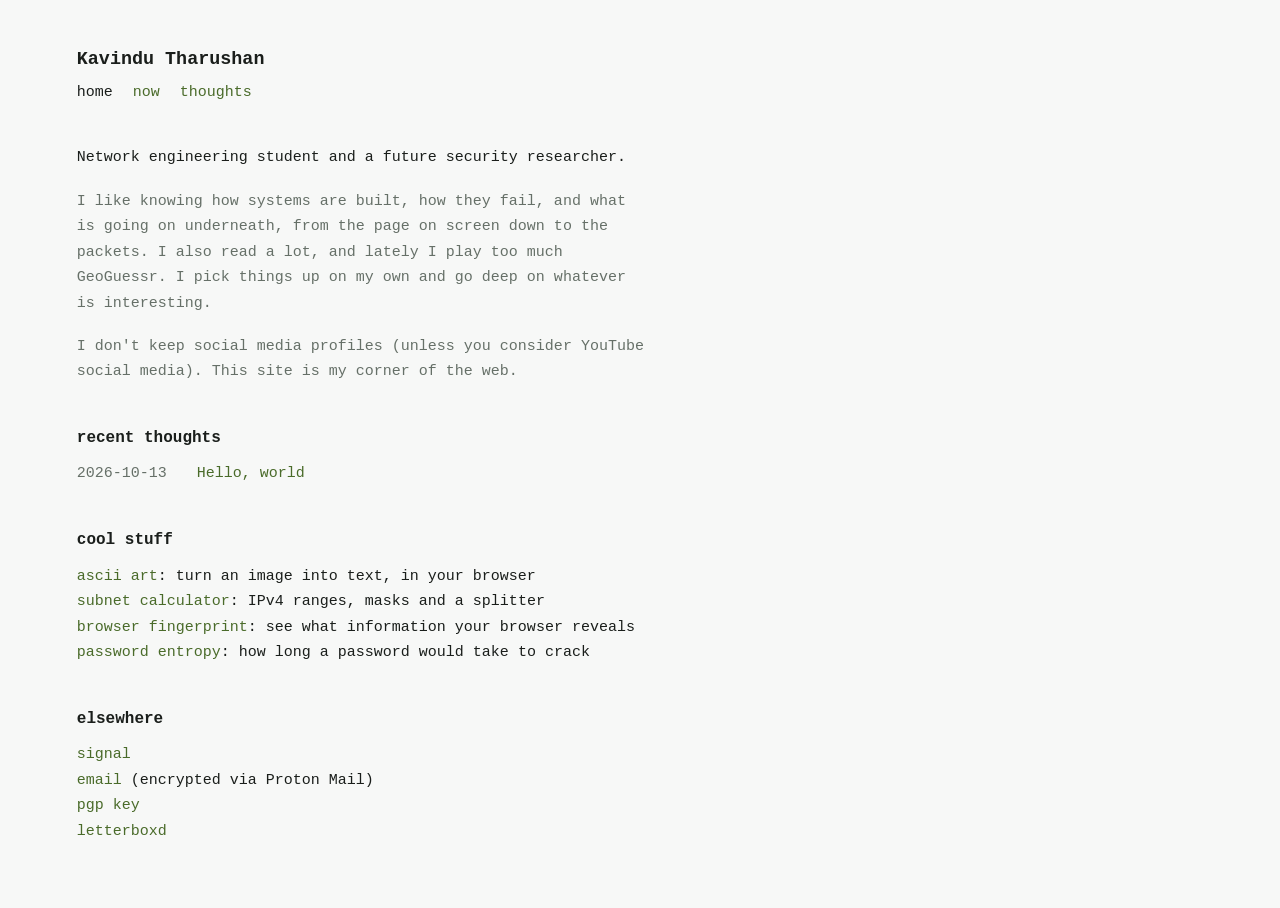
<file: index.html>
<!DOCTYPE html>
<html lang="en">
<head>
    <meta charset="UTF-8">
    <meta name="robots" content="noindex, nofollow">
    <meta name="description" content="Kavindu Tharushan">
    <meta name="viewport" content="width=device-width, initial-scale=1">
    <title>Kavindu Tharushan</title>
    <link rel="stylesheet" href="style.css">
    <script src="script.js"></script>
</head>
<body>
    <header>
        <h1><a href="index.html">Kavindu Tharushan</a></h1>
        <nav aria-label="Main">
            <ul>
                <li><a href="index.html" aria-current="page">home</a></li>
                <li><a href="now.html">now</a></li>
                <li><a href="thoughts.html">thoughts</a></li>
            </ul>
        </nav>
    </header>

    <main>
        <p>Network engineering student and a future security researcher.</p>
        <p class="intro">
            I like knowing how systems are built, how they fail, and what is going on
            underneath, from the page on screen down to the packets. I also read a lot,
            and lately I play too much GeoGuessr. I pick things up on my own and go deep
            on whatever is interesting.
        </p>
        <p class="intro">
            I don't keep social media profiles (unless you consider YouTube social media). This site is my corner of the web.
        </p>

        <h2>recent thoughts</h2>
        <ul class="list">
            <li>
                <time datetime="2026-10-13">2026-10-13</time>
                <a href="thoughts/hello-world.html">Hello, world</a>
            </li>
        </ul>

        <h2>cool stuff</h2>
        <ul class="plain">
            <li><a href="stuff/ascii.html">ascii art</a>: turn an image into text, in your browser</li>
            <li><a href="stuff/subnet.html">subnet calculator</a>: IPv4 ranges, masks and a splitter</li>
            <li><a href="stuff/fingerprint.html">browser fingerprint</a>: see what information your browser reveals</li>
            <li><a href="stuff/entropy.html">password entropy</a>: how long a password would take to crack</li>
        </ul>

        <h2>elsewhere</h2>
        <ul class="plain">
            <li><a href="https://signal.me/#eu/LqPs8N6mU-rF07GUBzuDahVTzP-ZIU29grUjm2Q-lkLtcEbkz9hDGKBmIEVkSbF0">signal</a></li>
            <li><a href="mailto:tharushan@proton.me">email</a> (encrypted via Proton Mail)</li>
            <li><a href="assets/D3978B1ACF475BD523FB5C649D1D9B317EA448F4.asc" target="_blank" rel="noopener noreferrer">pgp key</a></li>
            <li><a href="https://letterboxd.com/tharushan/">letterboxd</a></li>
        </ul>
    </main>

    <footer>
        <p id="lastVisit"></p>
    </footer>
</body>
</html>
</file>
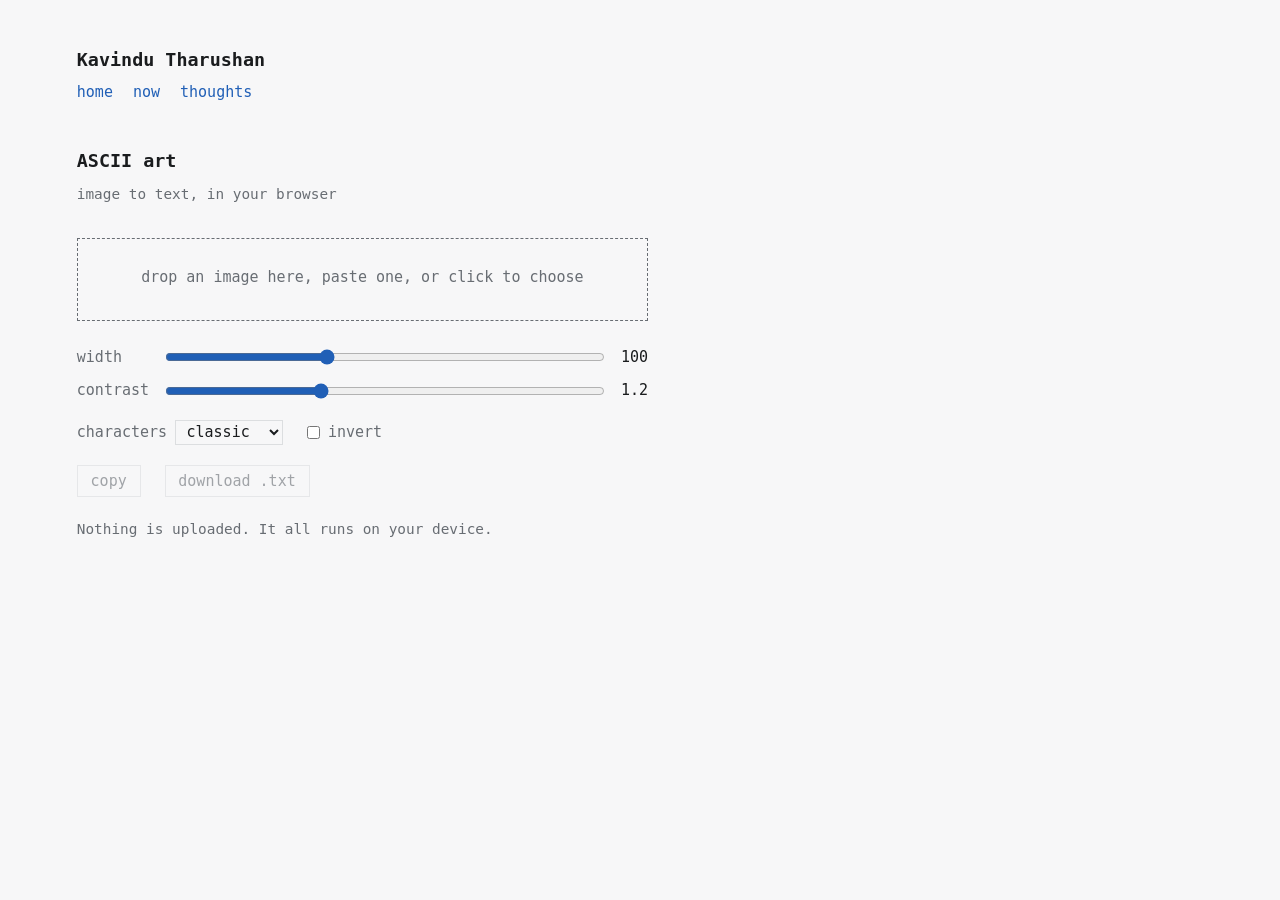
<file: ascii.html>
<!DOCTYPE html>
<html lang="en">
<head>
    <meta charset="UTF-8">
    <meta name="robots" content="noindex, nofollow">
    <meta name="description" content="Turn an image into ASCII art, in your browser.">
    <meta name="viewport" content="width=device-width, initial-scale=1">
    <title>ASCII art · Kavindu Tharushan</title>
    <link rel="stylesheet" href="style.css">
    <script src="script.js"></script>
    <style>
        .drop {
            display: block;
            position: relative;
            border: 1px dashed var(--muted);
            padding: 1.6rem 1rem;
            text-align: center;
            color: var(--muted);
            cursor: pointer;
            margin-bottom: 1.5rem;
        }
        .drop:hover, .drop.over { border-color: var(--link); color: var(--link); }
        .drop:focus-within { outline: 2px solid var(--link); outline-offset: 3px; }
        .drop input { position: absolute; inset: 0; opacity: 0; cursor: pointer; width: 100%; height: 100%; }
        .drop .name { display: block; color: var(--fg); margin-top: .25rem; }

        .controls { display: grid; grid-template-columns: max-content minmax(0, 1fr) 3ch; gap: .5rem 1rem; align-items: center; margin-bottom: 1rem; }
        .controls label { color: var(--muted); }
        .controls output { font-variant-numeric: tabular-nums; text-align: right; }
        .opts { display: flex; flex-wrap: wrap; gap: .5rem 1.5rem; align-items: center; margin-bottom: 1.25rem; }
        .opts label { display: flex; align-items: center; gap: .5rem; color: var(--muted); }
        input[type="range"], input[type="checkbox"] { accent-color: var(--link); }
        select {
            font: inherit; color: var(--fg); background: var(--bg);
            border: 1px solid var(--rule); padding: .1rem .4rem;
        }
        select:focus-visible, input:focus-visible { outline: 2px solid var(--link); outline-offset: 3px; }
        button {
            font: inherit; color: var(--link); background: none;
            border: 1px solid var(--rule); padding: .15rem .8rem; cursor: pointer;
        }
        button:hover:not(:disabled) { border-color: var(--link); }
        button:disabled { color: var(--muted); cursor: default; opacity: .6; }
        button:focus-visible { outline: 2px solid var(--link); outline-offset: 3px; }

        .stage {
            border: 1px solid var(--rule);
            padding: .75rem;
            margin-top: 1.25rem;
            width: 100%;
            max-width: calc(100vw - clamp(1.5rem, 6vw, 5rem) - 1.5rem);
            overflow: hidden;
        }
        .stage[hidden] { display: none; }
        #out { white-space: pre; line-height: 1.15; letter-spacing: 0; margin: 0; font-family: inherit; }
        .status { color: var(--muted); font-size: .85rem; margin: .5rem 0 0; }
        .hint { color: var(--muted); font-size: .9rem; }
    </style>
</head>
<body>
    <header>
        <h1><a href="index.html">Kavindu Tharushan</a></h1>
        <nav aria-label="Main">
            <ul>
                <li><a href="index.html">home</a></li>
                <li><a href="now.html">now</a></li>
                <li><a href="thoughts.html">thoughts</a></li>
            </ul>
        </nav>
    </header>

    <main>
        <h2 class="post-title">ASCII art</h2>
        <p class="meta">image to text, in your browser</p>

        <label class="drop" id="drop">
            <span>drop an image here, paste one, or click to choose</span>
            <span class="name" id="name"></span>
            <input type="file" id="file" accept="image/*" aria-label="Choose an image">
        </label>

        <div class="controls">
            <label for="width">width</label>
            <input type="range" id="width" min="20" max="240" value="100">
            <output id="width-val" for="width">100</output>

            <label for="contrast">contrast</label>
            <input type="range" id="contrast" min="50" max="250" value="120">
            <output id="contrast-val" for="contrast">1.2</output>
        </div>

        <div class="opts">
            <label>characters
                <select id="ramp">
                    <option value=" .:-=+*#%@">classic</option>
                    <option value=" .'`^&quot;,:;Il!i><~+_-?][}{1)(|\/tfjrxnuvczXYUJCLQ0OZmwqpdbkhao*#MW&amp;8%B@$">detailed</option>
                    <option value=" ░▒▓█">blocks</option>
                    <option value=" .oO0@">simple</option>
                    <option value=" .-+#">tiny</option>
                </select>
            </label>
            <label><input type="checkbox" id="invert"> invert</label>
        </div>

        <div class="opts">
            <button id="copy" disabled>copy</button>
            <button id="save" disabled>download .txt</button>
        </div>

        <p class="hint" id="hint">Nothing is uploaded. It all runs on your device.</p>

        <div class="stage" id="stage" hidden>
            <pre id="out" aria-label="ASCII art output"></pre>
            <p class="status" id="status"></p>
        </div>
    </main>

    <footer>
        <p id="lastVisit"></p>
    </footer>

    <script>
    (function () {
        var $ = function (id) { return document.getElementById(id); };
        var fileEl = $("file"), dropEl = $("drop"), nameEl = $("name");
        var widthEl = $("width"), contrastEl = $("contrast"), rampEl = $("ramp"), invertEl = $("invert");
        var outEl = $("out"), stageEl = $("stage"), statusEl = $("status"), hintEl = $("hint");
        var copyBtn = $("copy"), saveBtn = $("save");

        var LINE_HEIGHT = 1.15;
        var img = null, text = "", charW = 0.6, fileName = "ascii";

        invertEl.checked = window.matchMedia("(prefers-color-scheme: dark)").matches;

        // Measure real glyph width (em) of the page's monospace font so rows come out the right shape
        function measure() {
            var s = document.createElement("span");
            s.style.cssText = "position:absolute;visibility:hidden;white-space:pre;font-size:100px;font-family:" +
                getComputedStyle(outEl).fontFamily;
            s.textContent = "M".repeat(20);
            document.body.appendChild(s);
            charW = s.getBoundingClientRect().width / 2000 || 0.6;
            document.body.removeChild(s);
        }

        function fit() {
            if (!text) return;
            var cols = +widthEl.value;
            var avail = stageEl.clientWidth - 24;
            var fs = Math.max(3, Math.min(16, avail / (cols * charW)));
            outEl.style.fontSize = fs.toFixed(2) + "px";
        }

        function render() {
            if (!img) return;
            var cols = +widthEl.value;
            var aspect = charW / LINE_HEIGHT;
            var rows = Math.max(1, Math.round(cols * (img.height / img.width) * aspect));
            var ramp = Array.from(rampEl.value);
            var k = contrastEl.value / 100;

            var canvas = document.createElement("canvas");
            canvas.width = cols; canvas.height = rows;
            var ctx = canvas.getContext("2d", { willReadFrequently: true });
            var bright = invertEl.checked;
            ctx.fillStyle = bright ? "#000" : "#fff";
            ctx.fillRect(0, 0, cols, rows);
            ctx.imageSmoothingQuality = "high";
            ctx.drawImage(img, 0, 0, cols, rows);

            var data = ctx.getImageData(0, 0, cols, rows).data, lines = [];
            for (var y = 0; y < rows; y++) {
                var line = "";
                for (var x = 0; x < cols; x++) {
                    var i = (y * cols + x) * 4;
                    var lum = (0.2126 * data[i] + 0.7152 * data[i + 1] + 0.0722 * data[i + 2]) / 255;
                    lum = Math.min(1, Math.max(0, (lum - 0.5) * k + 0.5));
                    var d = bright ? lum : 1 - lum;
                    line += ramp[Math.min(ramp.length - 1, Math.floor(d * ramp.length))];
                }
                lines.push(line.replace(/\s+$/, ""));
            }
            text = lines.join("\n");
            outEl.textContent = text;
            stageEl.hidden = false;
            hintEl.hidden = true;
            statusEl.textContent = cols + " × " + rows + " characters, from a " + img.width + " × " + img.height + " image";
            copyBtn.disabled = saveBtn.disabled = false;
            fit();
        }

        function load(f) {
            if (!f || f.type.indexOf("image/") !== 0) {
                hintEl.hidden = false;
                hintEl.textContent = "That file isn't an image. Try a PNG, JPG, WebP or GIF.";
                return;
            }
            var url = URL.createObjectURL(f), im = new Image();
            im.onload = function () {
                img = im;
                fileName = f.name.replace(/\.[^.]+$/, "") || "ascii";
                nameEl.textContent = f.name || "pasted image";
                render();
                URL.revokeObjectURL(url);
            };
            im.onerror = function () {
                hintEl.hidden = false;
                hintEl.textContent = "Couldn't read that image. Try a different file.";
                URL.revokeObjectURL(url);
            };
            im.src = url;
        }

        fileEl.addEventListener("change", function () { load(fileEl.files && fileEl.files[0]); });

        ["dragenter", "dragover"].forEach(function (t) {
            dropEl.addEventListener(t, function (e) { e.preventDefault(); dropEl.classList.add("over"); });
        });
        ["dragleave", "drop"].forEach(function (t) {
            dropEl.addEventListener(t, function (e) { e.preventDefault(); dropEl.classList.remove("over"); });
        });
        dropEl.addEventListener("drop", function (e) { load(e.dataTransfer.files[0]); });
        window.addEventListener("dragover", function (e) { e.preventDefault(); });
        window.addEventListener("drop", function (e) { e.preventDefault(); });

        document.addEventListener("paste", function (e) {
            var items = (e.clipboardData && e.clipboardData.items) || [];
            for (var i = 0; i < items.length; i++) {
                if (items[i].type.indexOf("image/") === 0) { load(items[i].getAsFile()); break; }
            }
        });

        widthEl.addEventListener("input", function () { $("width-val").textContent = widthEl.value; render(); });
        contrastEl.addEventListener("input", function () { $("contrast-val").textContent = (contrastEl.value / 100).toFixed(1); render(); });
        rampEl.addEventListener("change", render);
        invertEl.addEventListener("change", render);
        window.addEventListener("resize", fit);

        copyBtn.addEventListener("click", function () {
            if (!text) return;
            navigator.clipboard.writeText(text).then(function () {
                copyBtn.textContent = "copied";
                setTimeout(function () { copyBtn.textContent = "copy"; }, 1200);
            });
        });

        saveBtn.addEventListener("click", function () {
            if (!text) return;
            var a = document.createElement("a");
            a.href = URL.createObjectURL(new Blob([text], { type: "text/plain" }));
            a.download = fileName + ".txt";
            a.click();
            URL.revokeObjectURL(a.href);
        });

        measure();
    })();
    </script>
</body>
</html>
</file>
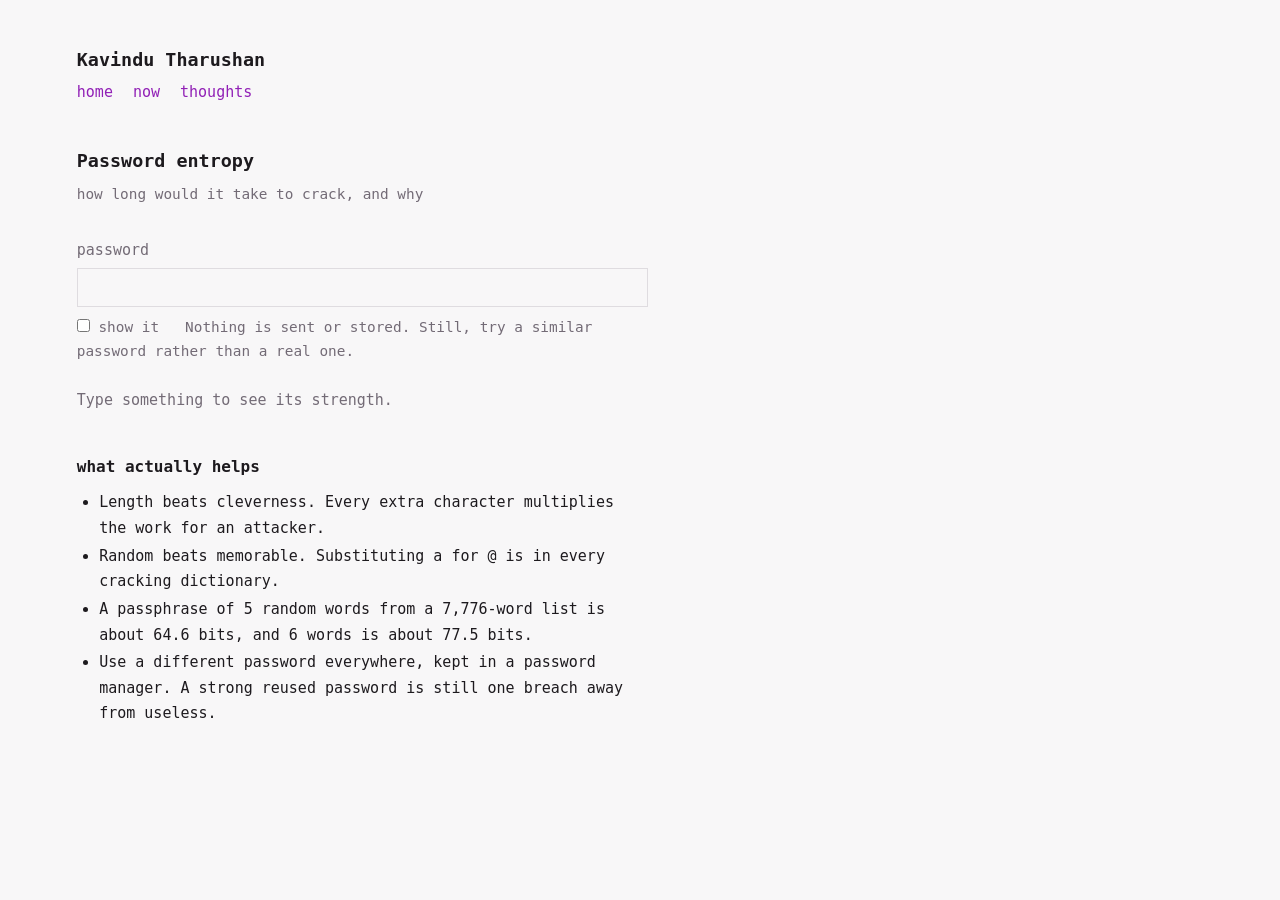
<file: entropy.html>
<!DOCTYPE html>
<html lang="en">
<head>
    <meta charset="UTF-8">
    <meta name="robots" content="noindex, nofollow">
    <meta name="description" content="Estimate how long a password would take to crack, and see the maths.">
    <meta name="viewport" content="width=device-width, initial-scale=1">
    <title>Password entropy · Kavindu Tharushan</title>
    <link rel="stylesheet" href="style.css">
    <link rel="stylesheet" href="tools.css">
    <script src="script.js"></script>
</head>
<body>
    <header>
        <h1><a href="index.html">Kavindu Tharushan</a></h1>
        <nav aria-label="Main">
            <ul>
                <li><a href="index.html">home</a></li>
                <li><a href="now.html">now</a></li>
                <li><a href="thoughts.html">thoughts</a></li>
            </ul>
        </nav>
    </header>

    <main>
        <h2 class="post-title">Password entropy</h2>
        <p class="meta">how long would it take to crack, and why</p>

        <label class="tool-label" for="pw">password</label>
        <input type="password" id="pw" autocomplete="off" spellcheck="false" autocapitalize="off">
        <p class="small" style="margin-top:.5rem">
            <label><input type="checkbox" id="show"> show it</label>
            &nbsp; Nothing is sent or stored. Still, try a similar password rather than a real one.
        </p>

        <div id="empty" class="intro" style="margin-top:1.5rem">Type something to see its strength.</div>

        <section id="out" hidden>
            <h2>result</h2>
            <p class="big" id="bits"></p>
            <p id="label"></p>
            <div class="meter" aria-hidden="true"><div id="meterFill"></div></div>
            <ul class="bullets" id="warn" style="margin-bottom:1.25rem"></ul>

            <h2>time to crack (average)</h2>
            <div class="table-wrap"><table id="times"></table></div>
            <p class="small">Guess rates are rough round numbers, not measurements. The average is halfway through the search space.</p>

            <h2>the maths</h2>
            <div id="maths"></div>
        </section>

        <h2>what actually helps</h2>
        <ul class="bullets">
            <li>Length beats cleverness. Every extra character multiplies the work for an attacker.</li>
            <li>Random beats memorable. Substituting <code>a</code> for <code>@</code> is in every cracking dictionary.</li>
            <li>A passphrase of 5 random words from a 7,776-word list is about 64.6 bits, and 6 words is about 77.5 bits.</li>
            <li>Use a different password everywhere, kept in a password manager. A strong reused password is still one breach away from useless.</li>
        </ul>
    </main>

    <footer>
        <p id="lastVisit"></p>
    </footer>

    <script>
    (function () {
        var $ = function (id) { return document.getElementById(id); };
        var pw = $("pw");

        var COMMON = ("password 123456 123456789 12345678 12345 1234567 qwerty abc123 letmein monkey dragon 111111 " +
            "iloveyou admin welcome sunshine princess football qwerty123 1q2w3e4r login master hello freedom whatever " +
            "trustno1 passw0rd password1 123123 000000 654321 superman michael shadow baseball starwars zaq1zaq1 " +
            "batman qazwsx ninja mustang access flower loveme secret summer ashley bailey charlie donald jordan " +
            "hunter hockey killer pepper cookie soccer tigger love computer internet").split(" ");

        var SCENARIOS = [
            ["online, throttled (100 guesses per hour)", 100 / 3600],
            ["online, no throttling (1,000 per second)", 1e3],
            ["offline, slow hash like bcrypt or argon2 (10,000 per second)", 1e4],
            ["offline, fast hash on one GPU (10 billion per second)", 1e10],
            ["offline, fast hash on a GPU cluster (1 trillion per second)", 1e12]
        ];

        function leet(s) { return s.replace(/0/g, "o").replace(/1/g, "l").replace(/3/g, "e").replace(/4/g, "a").replace(/5/g, "s").replace(/@/g, "a").replace(/\$/g, "s").replace(/!/g, "i"); }
        function isCommon(p) {
            var low = p.toLowerCase(), l2 = leet(low);
            return [low, low.replace(/[^a-z]+$/, ""), l2, l2.replace(/[^a-z]+$/, "")].some(function (v) {
                return v && COMMON.indexOf(v) >= 0;
            });
        }

        function plural(n, w) { return n + " " + w + (n === 1 ? "" : "s"); }
        function human(sec) {
            var y = sec / 31557600;
            if (!isFinite(sec) || y > 1.38e10) return "longer than the age of the universe";
            if (sec < 1) return "instantly";
            if (sec < 60) return plural(Math.round(sec), "second");
            if (sec < 3600) return plural(Math.round(sec / 60), "minute");
            if (sec < 86400) return plural(Math.round(sec / 3600), "hour");
            if (y < 1) return plural(Math.round(sec / 86400), "day");
            if (y < 1e6) return plural(Math.round(y).toLocaleString(), "year");
            if (y < 1e9) return (y / 1e6).toFixed(1) + " million years";
            return (y / 1e9).toFixed(1) + " billion years";
        }

        function analyse(p) {
            var chars = Array.from(p), L = chars.length, pool = 0, parts = [];
            if (/[a-z]/.test(p)) { pool += 26; parts.push("lowercase 26"); }
            if (/[A-Z]/.test(p)) { pool += 26; parts.push("uppercase 26"); }
            if (/[0-9]/.test(p)) { pool += 10; parts.push("digits 10"); }
            if (/[ -\/:-@\[-`{-~]/.test(p)) { pool += 33; parts.push("symbols and space 33"); }
            if (/[^\x00-\x7F]/.test(p)) { pool += 100; parts.push("other characters 100"); }
            if (!pool) pool = 1;

            var codes = chars.map(function (c) { return c.codePointAt(0); }), free = 0;
            for (var i = 2; i < codes.length; i++) {
                var a = codes[i] - codes[i - 1], b = codes[i - 1] - codes[i - 2];
                if (a === b && Math.abs(a) <= 1) free++;
            }
            var effLen = Math.max(1, L - free), per = Math.log2(Math.max(pool, 2));
            var naive = L * per, eff = effLen * per, common = isCommon(p);
            if (common) eff = Math.min(eff, 6);
            return { L: L, pool: pool, parts: parts, free: free, effLen: effLen, per: per, naive: naive, eff: Math.min(eff, naive), common: common };
        }

        function rating(h) {
            return h < 28 ? "very weak" : h < 36 ? "weak" : h < 60 ? "fair" : h < 80 ? "strong" : "very strong";
        }

        function update() {
            var p = pw.value;
            $("empty").hidden = !!p;
            $("out").hidden = !p;
            if (!p) return;
            var a = analyse(p), f1 = function (x) { return x.toFixed(1); };

            $("bits").textContent = f1(a.eff) + " bits";
            $("label").textContent = rating(a.eff) + (a.eff < a.naive - 0.05 ? " (before penalties: " + f1(a.naive) + " bits)" : "");
            $("meterFill").style.width = Math.min(100, a.eff) + "%";

            var warn = $("warn"); warn.textContent = "";
            function w(t) { var li = document.createElement("li"); li.textContent = t; warn.appendChild(li); }
            if (a.common) w("This is, or is a small variation of, a very common password. Attackers try these first, so treat it as close to zero.");
            if (a.free) w("It has runs of repeated or sequential characters, like aaa or 123. These add little, so " + plural(a.free, "character") + " were discounted.");
            if (a.L < 12 && !a.common) w("Under 12 characters is short for anything an attacker can guess offline.");

            var t = $("times"); t.textContent = "";
            SCENARIOS.forEach(function (s) {
                var tr = document.createElement("tr"), c1 = document.createElement("td"), c2 = document.createElement("td");
                c1.textContent = s[0]; c1.style.whiteSpace = "normal"; c2.textContent = human(Math.pow(2, a.eff - 1) / s[1]);
                tr.appendChild(c1); tr.appendChild(c2); t.appendChild(tr);
            });

            var m = $("maths"); m.textContent = "";
            function para(txt) { var el = document.createElement("p"); el.textContent = txt; m.appendChild(el); }
            para("Each character is picked from a pool of N possible characters. Your password uses: " + (a.parts.join(", ") || "nothing") + ", so N = " + a.pool + ".");
            para("Entropy is H = L × log2(N). Here that is " + a.effLen + " × log2(" + a.pool + ") = " + a.effLen + " × " + a.per.toFixed(2) + " = " + f1(a.effLen * a.per) + " bits" + (a.free ? " (using " + a.effLen + " of your " + a.L + " characters after discounting patterns)." : "."));
            para("Each extra bit doubles the number of guesses needed. An attacker finds it on average halfway through, after 2^(H−1) guesses. That is " + (a.eff > 60 ? "about 10^" + ((a.eff - 1) * Math.LOG10E * Math.LN2).toFixed(1) : Math.pow(2, a.eff - 1).toLocaleString(undefined, { maximumFractionDigits: 0 })) + " guesses for this one, divided by how fast they can guess.");
            para("This assumes every character is random. Real passwords aren't, which is why the pattern and common-password checks above can only lower the estimate, never raise it. The built-in common list is tiny (about 70 entries); real attackers use billions.");
        }

        pw.addEventListener("input", update);
        $("show").addEventListener("change", function () { pw.type = this.checked ? "text" : "password"; });
        update();
    })();
    </script>
</body>
</html>
</file>
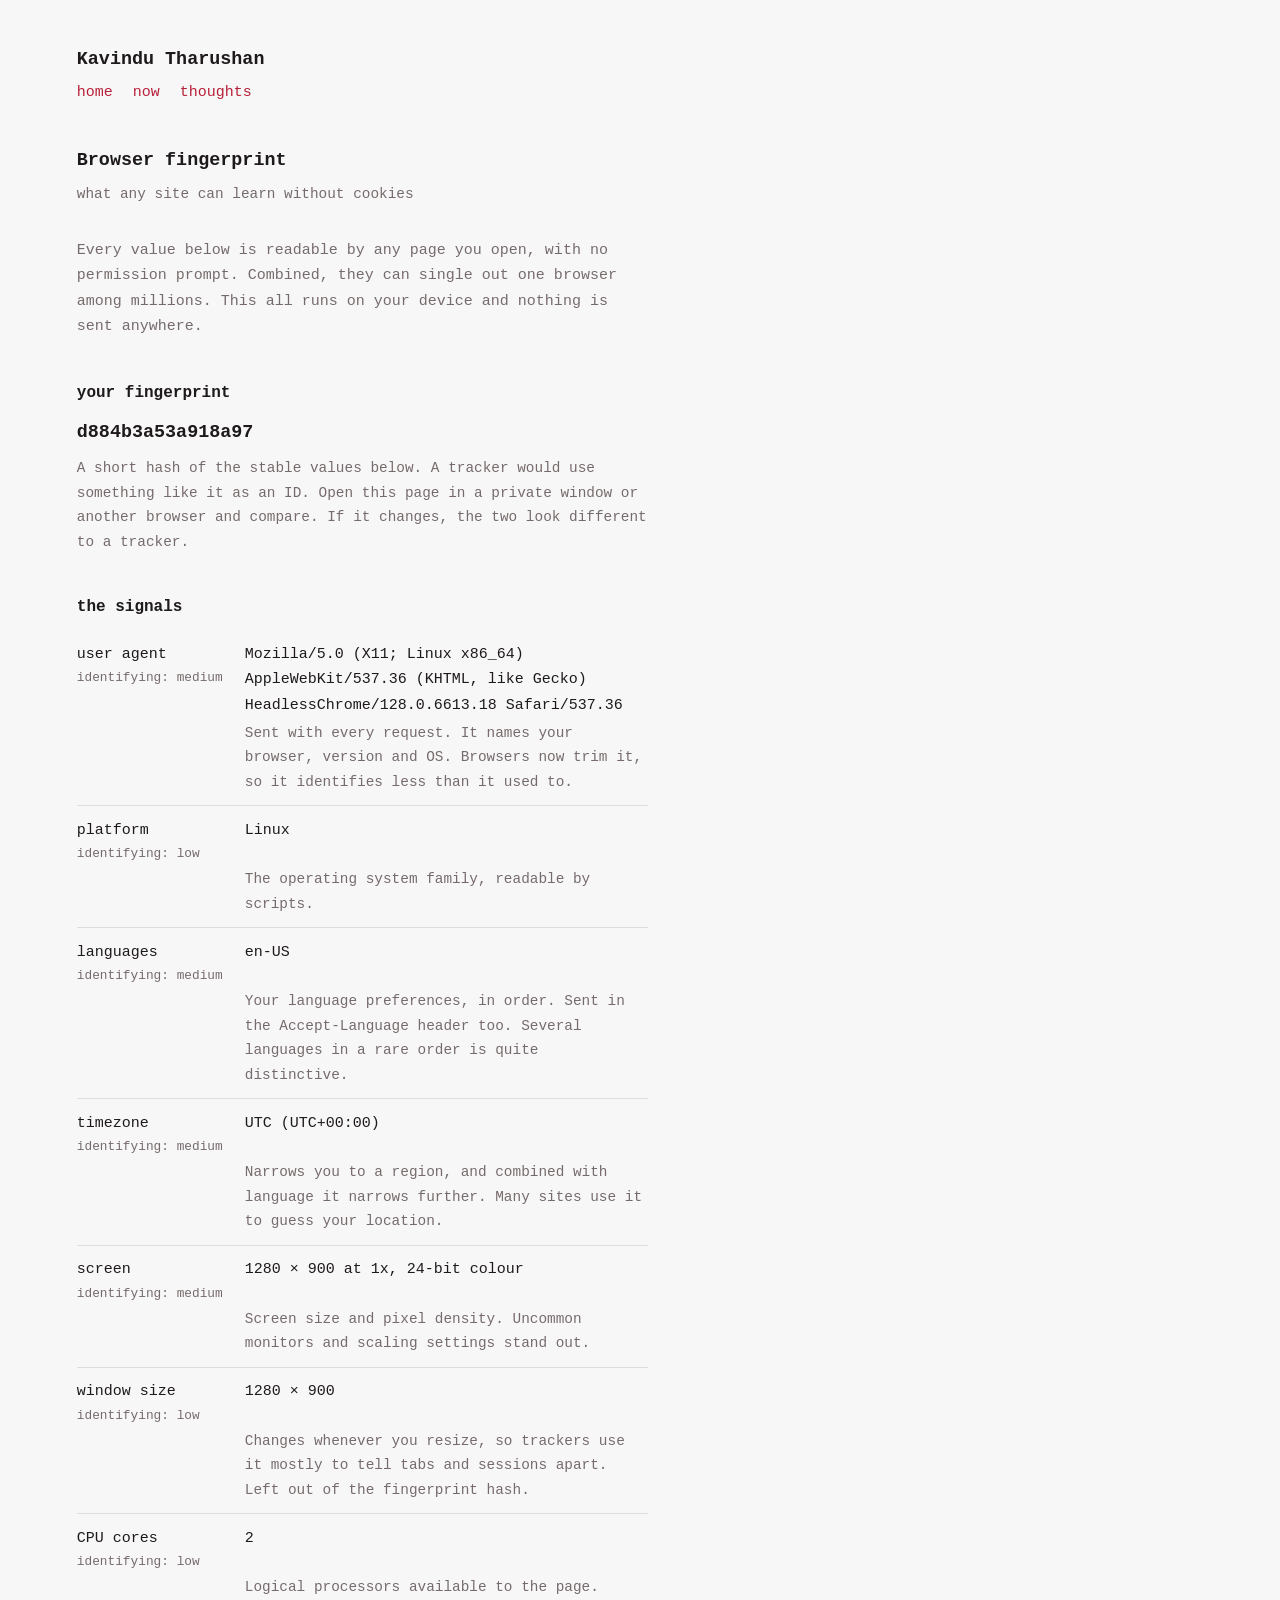
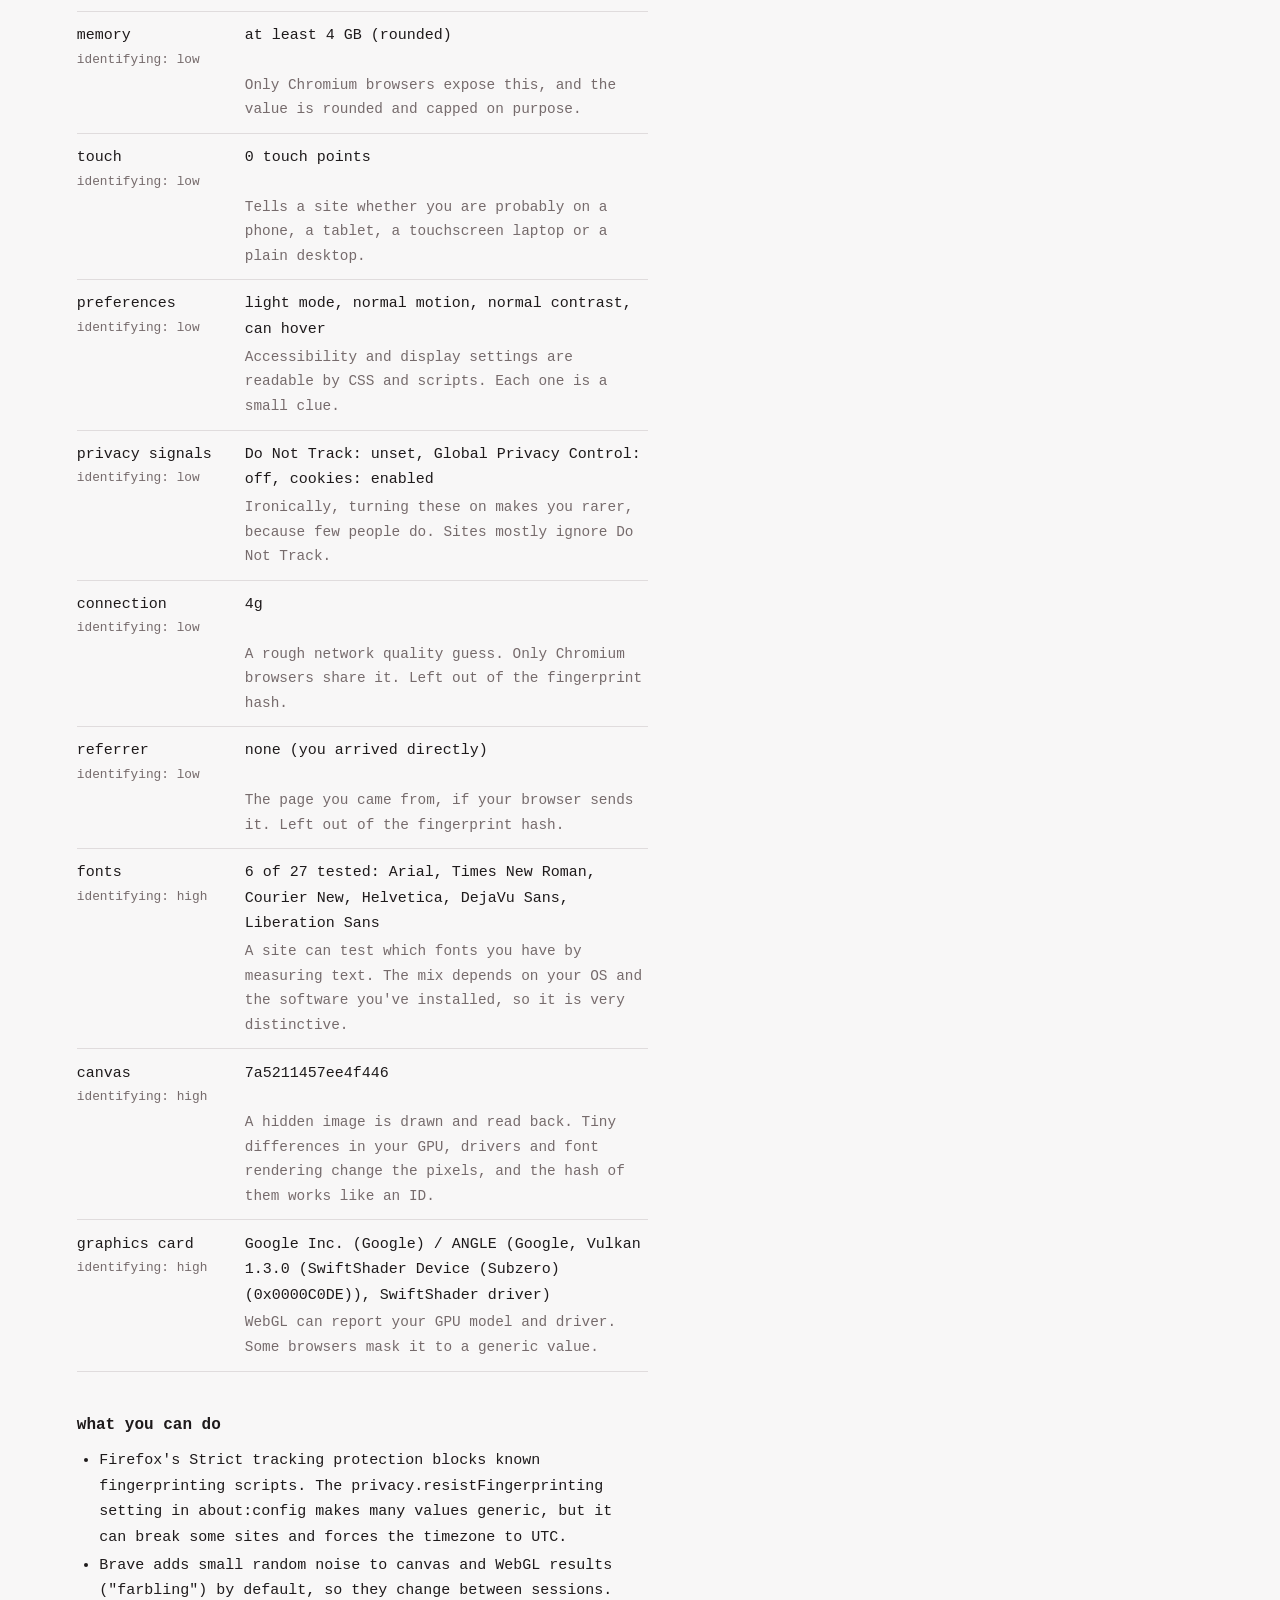
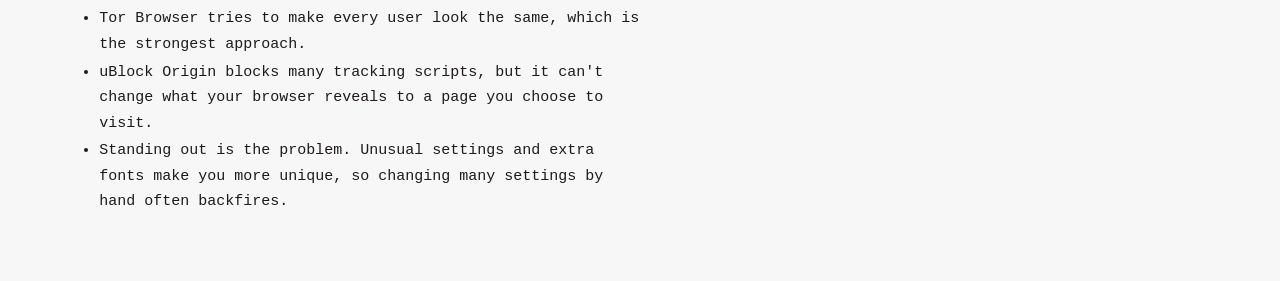
<file: fingerprint.html>
<!DOCTYPE html>
<html lang="en">
<head>
    <meta charset="UTF-8">
    <meta name="robots" content="noindex, nofollow">
    <meta name="description" content="What any website can learn about your browser without cookies.">
    <meta name="viewport" content="width=device-width, initial-scale=1">
    <title>Browser fingerprint · Kavindu Tharushan</title>
    <link rel="stylesheet" href="style.css">
    <link rel="stylesheet" href="tools.css">
    <script src="script.js"></script>
    <style>
        .sig { display: grid; grid-template-columns: 9.5rem minmax(0, 1fr); gap: .15rem 1rem; padding: .7rem 0; border-bottom: 1px solid var(--rule); }
        .sig .n small { display: block; color: var(--muted); font-size: .8rem; }
        .sig .val { overflow-wrap: anywhere; }
        .sig .val.wait { color: var(--muted); }
        .sig .why { grid-column: 2; color: var(--muted); font-size: .9rem; }
        @media (max-width: 480px) {
            .sig { grid-template-columns: 1fr; }
            .sig .why { grid-column: 1; }
        }
        #fp { font-size: 1.15rem; font-weight: 700; overflow-wrap: anywhere; margin-bottom: .5rem; }
    </style>
</head>
<body>
    <header>
        <h1><a href="index.html">Kavindu Tharushan</a></h1>
        <nav aria-label="Main">
            <ul>
                <li><a href="index.html">home</a></li>
                <li><a href="now.html">now</a></li>
                <li><a href="thoughts.html">thoughts</a></li>
            </ul>
        </nav>
    </header>

    <main>
        <h2 class="post-title">Browser fingerprint</h2>
        <p class="meta">what any site can learn without cookies</p>

        <p class="intro">Every value below is readable by any page you open, with no permission prompt. Combined, they can single out one browser among millions. This all runs on your device and nothing is sent anywhere.</p>

        <h2>your fingerprint</h2>
        <p id="fp">working…</p>
        <p class="small">A short hash of the stable values below. A tracker would use something like it as an ID. Open this page in a private window or another browser and compare. If it changes, the two look different to a tracker.</p>
        <p class="small" id="fpNote"></p>

        <h2>the signals</h2>
        <div id="signals"></div>

        <h2>what you can do</h2>
        <ul class="bullets">
            <li>Firefox's Strict tracking protection blocks known fingerprinting scripts. The <code>privacy.resistFingerprinting</code> setting in <code>about:config</code> makes many values generic, but it can break some sites and forces the timezone to UTC.</li>
            <li>Brave adds small random noise to canvas and WebGL results ("farbling") by default, so they change between sessions.</li>
            <li>Tor Browser tries to make every user look the same, which is the strongest approach.</li>
            <li>uBlock Origin blocks many tracking scripts, but it can't change what your browser reveals to a page you choose to visit.</li>
            <li>Standing out is the problem. Unusual settings and extra fonts make you more unique, so changing many settings by hand often backfires.</li>
        </ul>
    </main>

    <footer>
        <p id="lastVisit"></p>
    </footer>

    <script>
    (function () {
        var $ = function (id) { return document.getElementById(id); };
        var nav = navigator;

        function fnv(s) {
            var h = 0x811c9dc5;
            for (var i = 0; i < s.length; i++) { h ^= s.charCodeAt(i); h = Math.imul(h, 0x01000193) >>> 0; }
            return ("00000000" + h.toString(16)).slice(-8);
        }
        function sha(s) {
            if (window.crypto && crypto.subtle) {
                return crypto.subtle.digest("SHA-256", new TextEncoder().encode(s)).then(function (b) {
                    return Array.from(new Uint8Array(b), function (x) { return x.toString(16).padStart(2, "0"); }).join("");
                });
            }
            return Promise.resolve(fnv(s) + fnv(s.split("").reverse().join("")));
        }
        function mq(q) { return window.matchMedia && window.matchMedia(q).matches; }

        function tz() {
            var name = "unknown";
            try { name = Intl.DateTimeFormat().resolvedOptions().timeZone || name; } catch (e) {}
            var off = -new Date().getTimezoneOffset(), sign = off < 0 ? "-" : "+", a = Math.abs(off);
            return name + " (UTC" + sign + String(Math.floor(a / 60)).padStart(2, "0") + ":" + String(a % 60).padStart(2, "0") + ")";
        }

        function drawCanvas() {
            var c = document.createElement("canvas");
            c.width = 260; c.height = 60;
            var x = c.getContext("2d");
            if (!x) return null;
            x.textBaseline = "top";
            x.font = "16px Arial";
            x.fillStyle = "#f60"; x.fillRect(100, 1, 62, 20);
            x.fillStyle = "#069"; x.fillText("fingerprint, kavindu \u{1F603}", 2, 15);
            x.fillStyle = "rgba(102,204,0,.7)"; x.fillText("fingerprint, kavindu \u{1F603}", 4, 17);
            return c.toDataURL();
        }
        function canvasSignal() {
            var a = drawCanvas(), b = drawCanvas();
            if (a === null) return { t: "not available", skip: true };
            if (a !== b) return { t: "different on every read, so your browser is adding noise (a good sign)", skip: true };
            return sha(a).then(function (h) { return { t: h.slice(0, 16) }; });
        }

        function webgl() {
            try {
                var c = document.createElement("canvas");
                var gl = c.getContext("webgl") || c.getContext("experimental-webgl");
                if (!gl) return "not available";
                var ext = gl.getExtension("WEBGL_debug_renderer_info");
                var v = ext ? gl.getParameter(ext.UNMASKED_VENDOR_WEBGL) : gl.getParameter(gl.VENDOR);
                var r = ext ? gl.getParameter(ext.UNMASKED_RENDERER_WEBGL) : gl.getParameter(gl.RENDERER);
                return v + " / " + r + (ext ? "" : " (masked by your browser)");
            } catch (e) { return "not available"; }
        }

        function fonts() {
            var list = ["Arial", "Verdana", "Times New Roman", "Courier New", "Georgia", "Trebuchet MS", "Comic Sans MS", "Impact",
                "Helvetica", "Calibri", "Cambria", "Consolas", "Segoe UI", "Tahoma", "Palatino", "Menlo", "Monaco", "Ubuntu",
                "DejaVu Sans", "Liberation Sans", "Noto Sans", "Cantarell", "Roboto", "Adwaita Mono", "Fira Code", "JetBrains Mono", "Lucida Grande"];
            var bases = ["monospace", "sans-serif", "serif"], s = document.createElement("span");
            s.textContent = "mmmmmmmmmmlli";
            s.style.cssText = "position:absolute;left:-9999px;font-size:72px;white-space:nowrap";
            document.body.appendChild(s);
            function w(f) { s.style.fontFamily = f; return s.getBoundingClientRect().width; }
            var baseW = bases.map(w), found = [];
            list.forEach(function (f) {
                for (var i = 0; i < bases.length; i++) if (w("'" + f + "'," + bases[i]) !== baseW[i]) { found.push(f); return; }
            });
            document.body.removeChild(s);
            return found.length ? found.length + " of " + list.length + " tested: " + found.join(", ") : "none of " + list.length + " tested were detected";
        }

        var SIGNALS = [
            { n: "user agent", r: "medium", get: function () { return nav.userAgent; },
              why: "Sent with every request. It names your browser, version and OS. Browsers now trim it, so it identifies less than it used to." },
            { n: "platform", r: "low", get: function () { return (nav.userAgentData && nav.userAgentData.platform) || nav.platform || "unknown"; },
              why: "The operating system family, readable by scripts." },
            { n: "languages", r: "medium", get: function () { return (nav.languages && nav.languages.length ? nav.languages : [nav.language]).join(", "); },
              why: "Your language preferences, in order. Sent in the Accept-Language header too. Several languages in a rare order is quite distinctive." },
            { n: "timezone", r: "medium", get: tz,
              why: "Narrows you to a region, and combined with language it narrows further. Many sites use it to guess your location." },
            { n: "screen", r: "medium", get: function () { return screen.width + " × " + screen.height + " at " + (window.devicePixelRatio || 1) + "x, " + screen.colorDepth + "-bit colour"; },
              why: "Screen size and pixel density. Uncommon monitors and scaling settings stand out." },
            { n: "window size", r: "low", volatile: true, get: function () { return window.innerWidth + " × " + window.innerHeight; },
              why: "Changes whenever you resize, so trackers use it mostly to tell tabs and sessions apart. Left out of the fingerprint hash." },
            { n: "CPU cores", r: "low", get: function () { return nav.hardwareConcurrency ? String(nav.hardwareConcurrency) : "hidden"; },
              why: "Logical processors available to the page." },
            { n: "memory", r: "low", get: function () { return nav.deviceMemory ? "at least " + nav.deviceMemory + " GB (rounded)" : "not exposed by this browser"; },
              why: "Only Chromium browsers expose this, and the value is rounded and capped on purpose." },
            { n: "touch", r: "low", get: function () { return nav.maxTouchPoints + " touch point" + (nav.maxTouchPoints === 1 ? "" : "s"); },
              why: "Tells a site whether you are probably on a phone, a tablet, a touchscreen laptop or a plain desktop." },
            { n: "preferences", r: "low", get: function () {
                return [mq("(prefers-color-scheme: dark)") ? "dark mode" : "light mode",
                    mq("(prefers-reduced-motion: reduce)") ? "reduced motion" : "normal motion",
                    mq("(prefers-contrast: more)") ? "high contrast" : "normal contrast",
                    mq("(hover: hover)") ? "can hover" : "no hover"].join(", ");
              },
              why: "Accessibility and display settings are readable by CSS and scripts. Each one is a small clue." },
            { n: "privacy signals", r: "low", get: function () {
                var dnt = nav.doNotTrack || window.doNotTrack || "unset";
                return "Do Not Track: " + dnt + ", Global Privacy Control: " + (nav.globalPrivacyControl ? "on" : "off") + ", cookies: " + (nav.cookieEnabled ? "enabled" : "disabled");
              },
              why: "Ironically, turning these on makes you rarer, because few people do. Sites mostly ignore Do Not Track." },
            { n: "connection", r: "low", volatile: true, get: function () {
                var c = nav.connection;
                return c ? (c.effectiveType || "unknown") + (c.saveData ? ", data saver on" : "") : "not exposed by this browser";
              },
              why: "A rough network quality guess. Only Chromium browsers share it. Left out of the fingerprint hash." },
            { n: "referrer", r: "low", volatile: true, get: function () { return document.referrer || "none (you arrived directly)"; },
              why: "The page you came from, if your browser sends it. Left out of the fingerprint hash." },
            { n: "fonts", r: "high", get: fonts,
              why: "A site can test which fonts you have by measuring text. The mix depends on your OS and the software you've installed, so it is very distinctive." },
            { n: "canvas", r: "high", get: canvasSignal,
              why: "A hidden image is drawn and read back. Tiny differences in your GPU, drivers and font rendering change the pixels, and the hash of them works like an ID." },
            { n: "graphics card", r: "high", get: webgl,
              why: "WebGL can report your GPU model and driver. Some browsers mask it to a generic value." }
        ];

        var RATE = { low: "identifying: low", medium: "identifying: medium", high: "identifying: high" };
        var box = $("signals"), pending = SIGNALS.length, parts = [];

        SIGNALS.forEach(function (s, idx) {
            var row = document.createElement("div"); row.className = "sig";
            var n = document.createElement("div"); n.className = "n"; n.textContent = s.n;
            var rt = document.createElement("small"); rt.textContent = RATE[s.r]; n.appendChild(rt);
            var val = document.createElement("div"); val.className = "val wait"; val.textContent = "working…";
            var why = document.createElement("div"); why.className = "why"; why.textContent = s.why;
            row.appendChild(n); row.appendChild(val); row.appendChild(why); box.appendChild(row);

            Promise.resolve().then(s.get).then(function (r) {
                var o = typeof r === "string" ? { t: r } : r;
                val.textContent = o.t; val.className = "val";
                if (!s.volatile && !o.skip) parts[idx] = s.n + "=" + o.t;
                if (o.skip && s.n === "canvas") $("fpNote").textContent = "Canvas is left out of the hash because " + (o.t.indexOf("noise") > -1 ? "your browser randomises it." : "it isn't available.");
            }).catch(function () {
                val.textContent = "blocked or unavailable"; val.className = "val wait";
            }).then(function () {
                if (--pending === 0) {
                    sha(parts.filter(Boolean).join("\n")).then(function (h) {
                        $("fp").textContent = h.slice(0, 16);
                    });
                }
            });
        });
    })();
    </script>
</body>
</html>
</file>
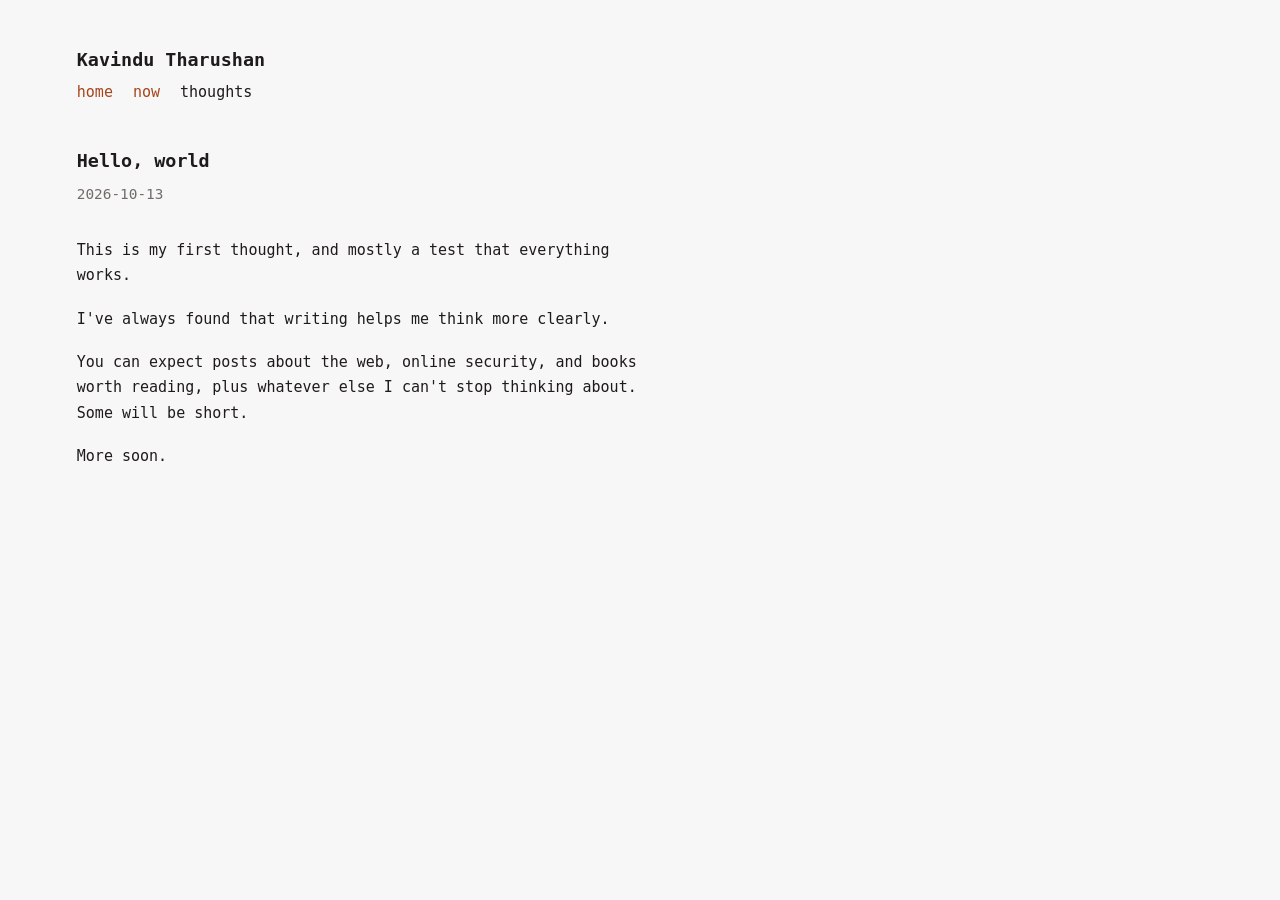
<file: hello-world.html>
<!DOCTYPE html>
<html lang="en">
<head>
    <meta charset="UTF-8">
    <meta name="robots" content="noindex, nofollow">
    <meta name="description" content="The first post.">
    <meta name="viewport" content="width=device-width, initial-scale=1">
    <title>Hello, world · Kavindu Tharushan</title>
    <link rel="stylesheet" href="../style.css">
    <script src="../script.js"></script>
</head>
<body>
    <header>
        <h1><a href="../index.html">Kavindu Tharushan</a></h1>
        <nav aria-label="Main">
            <ul>
                <li><a href="../index.html">home</a></li>
                <li><a href="../now.html">now</a></li>
                <li><a href="../thoughts.html" aria-current="page">thoughts</a></li>
            </ul>
        </nav>
    </header>

    <main>
        <article>
            <h2 class="post-title">Hello, world</h2>
            <p class="meta"><time datetime="2026-10-13">2026-10-13</time></p>

            <p>This is my first thought, and mostly a test that everything works.</p>
            <p>
                I've always found that writing helps me think more clearly.
            </p>
            <p>
                You can expect posts about the web, online security, and books worth reading,
                plus whatever else I can't stop thinking about. Some will be short.
            </p>
            <p>More soon.</p>
        </article>
    </main>

    <footer>
        <p id="lastVisit"></p>
    </footer>
</body>
</html>
</file>
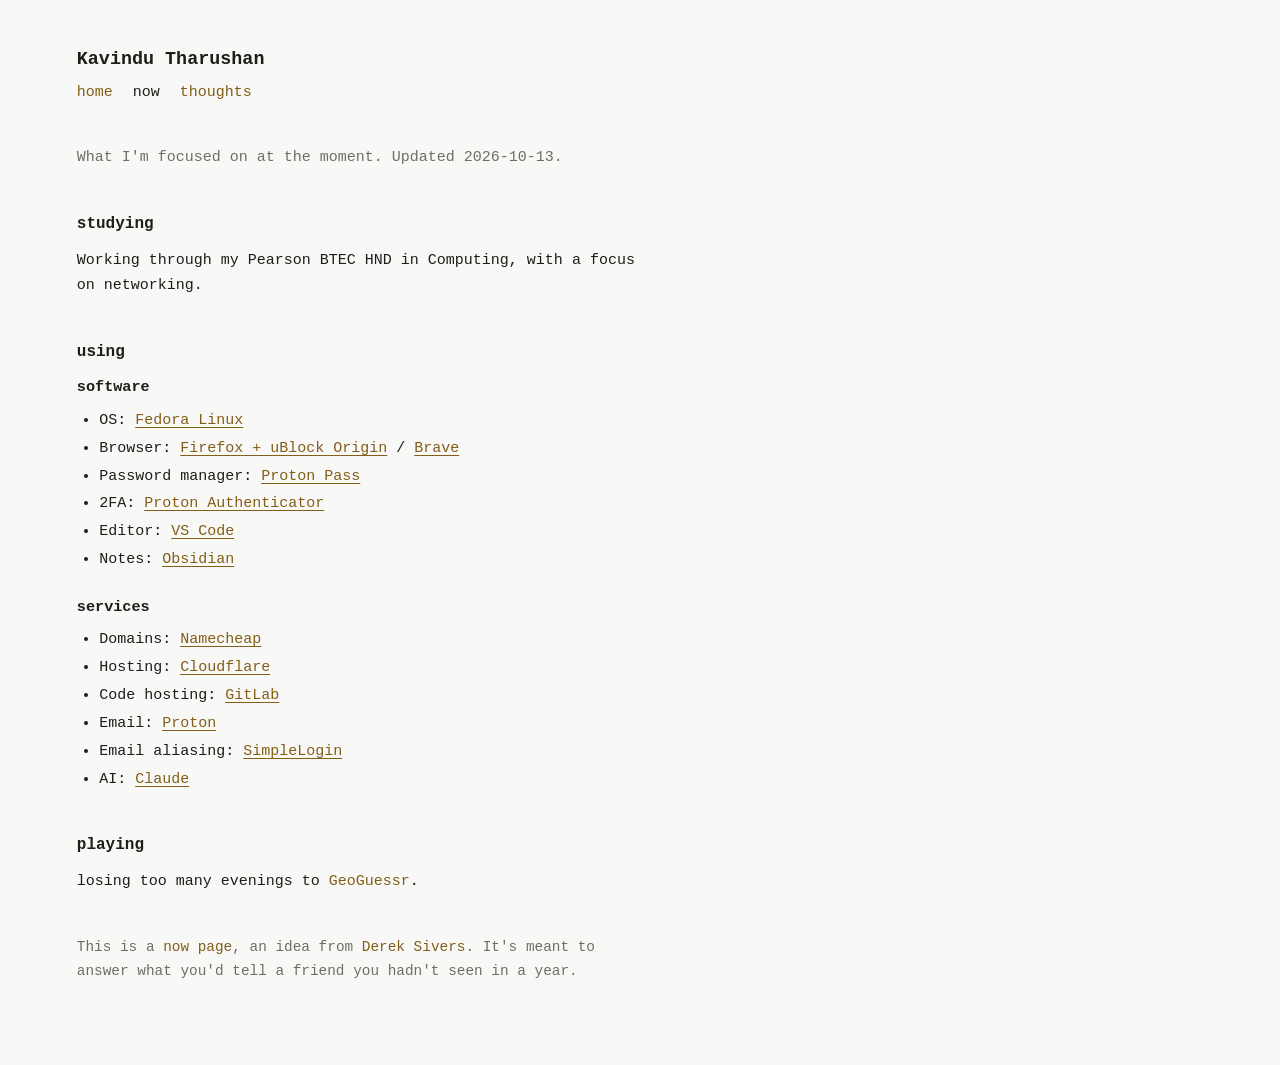
<file: now.html>
<!DOCTYPE html>
<html lang="en">
<head>
    <meta charset="UTF-8">
    <meta name="robots" content="noindex, nofollow">
    <meta name="description" content="What Kavindu Tharushan is focused on right now.">
    <meta name="viewport" content="width=device-width, initial-scale=1">
    <title>Now · Kavindu Tharushan</title>
    <link rel="stylesheet" href="style.css">
    <script src="script.js"></script>
</head>
<body>
    <header>
        <h1><a href="index.html">Kavindu Tharushan</a></h1>
        <nav aria-label="Main">
            <ul>
                <li><a href="index.html">home</a></li>
                <li><a href="now.html" aria-current="page">now</a></li>
                <li><a href="thoughts.html">thoughts</a></li>
            </ul>
        </nav>
    </header>

    <main>
        <p class="intro">What I'm focused on at the moment. Updated 2026-10-13.</p>

        <h2>studying</h2>
        <p>
            Working through my Pearson BTEC HND in Computing, with a focus on
            networking. 
        </p>

        <h2>using</h2>
        <h3>software</h3>
        <ul class="bullets">
            <li>OS: <a href="https://fedoraproject.org/">Fedora Linux</a></li>
            <li>Browser: <a href="https://www.firefox.com/">Firefox</a><a href="https://ublockorigin.com/"> +  uBlock Origin</a> / <a href="https://brave.com/">Brave</a></li>
            <li>Password manager: <a href="https://proton.me/pass">Proton Pass</a></li>
            <li>2FA: <a href="https://proton.me/authenticator">Proton Authenticator</a></li>
            <li>Editor: <a href="https://code.visualstudio.com/">VS Code</a></li>
            <li>Notes: <a href="https://obsidian.md/">Obsidian</a></li>
        </ul>
        <h3>services</h3>
        <ul class="bullets">
            <li>Domains: <a href="https://namecheap.com/">Namecheap</a></li>
            <li>Hosting: <a href="https://www.cloudflare.com/">Cloudflare</a></li>
            <li>Code hosting: <a href="https://gitlab.com/">GitLab</a></li>
            <li>Email: <a href="https://proton.me/">Proton</a></li>
            <li>Email aliasing: <a href="https://simplelogin.io/">SimpleLogin</a></li>
            <li>AI: <a href="https://claude.ai/">Claude</a></li>
        </ul>

        <h2>playing</h2>
        <p>
            losing too many evenings to <a href="https://www.geoguessr.com/user/69edc84fe71b7b3b70cd1508/">GeoGuessr</a>.
        </p>

        <p class="note">
            This is a <a href="https://nownownow.com/about">now page</a>, an idea from
            <a href="https://sive.rs/">Derek Sivers</a>. It's meant to answer what you'd
            tell a friend you hadn't seen in a year.
        </p>
    </main>

    <footer>
        <p id="lastVisit"></p>
    </footer>
</body>
</html>
</file>
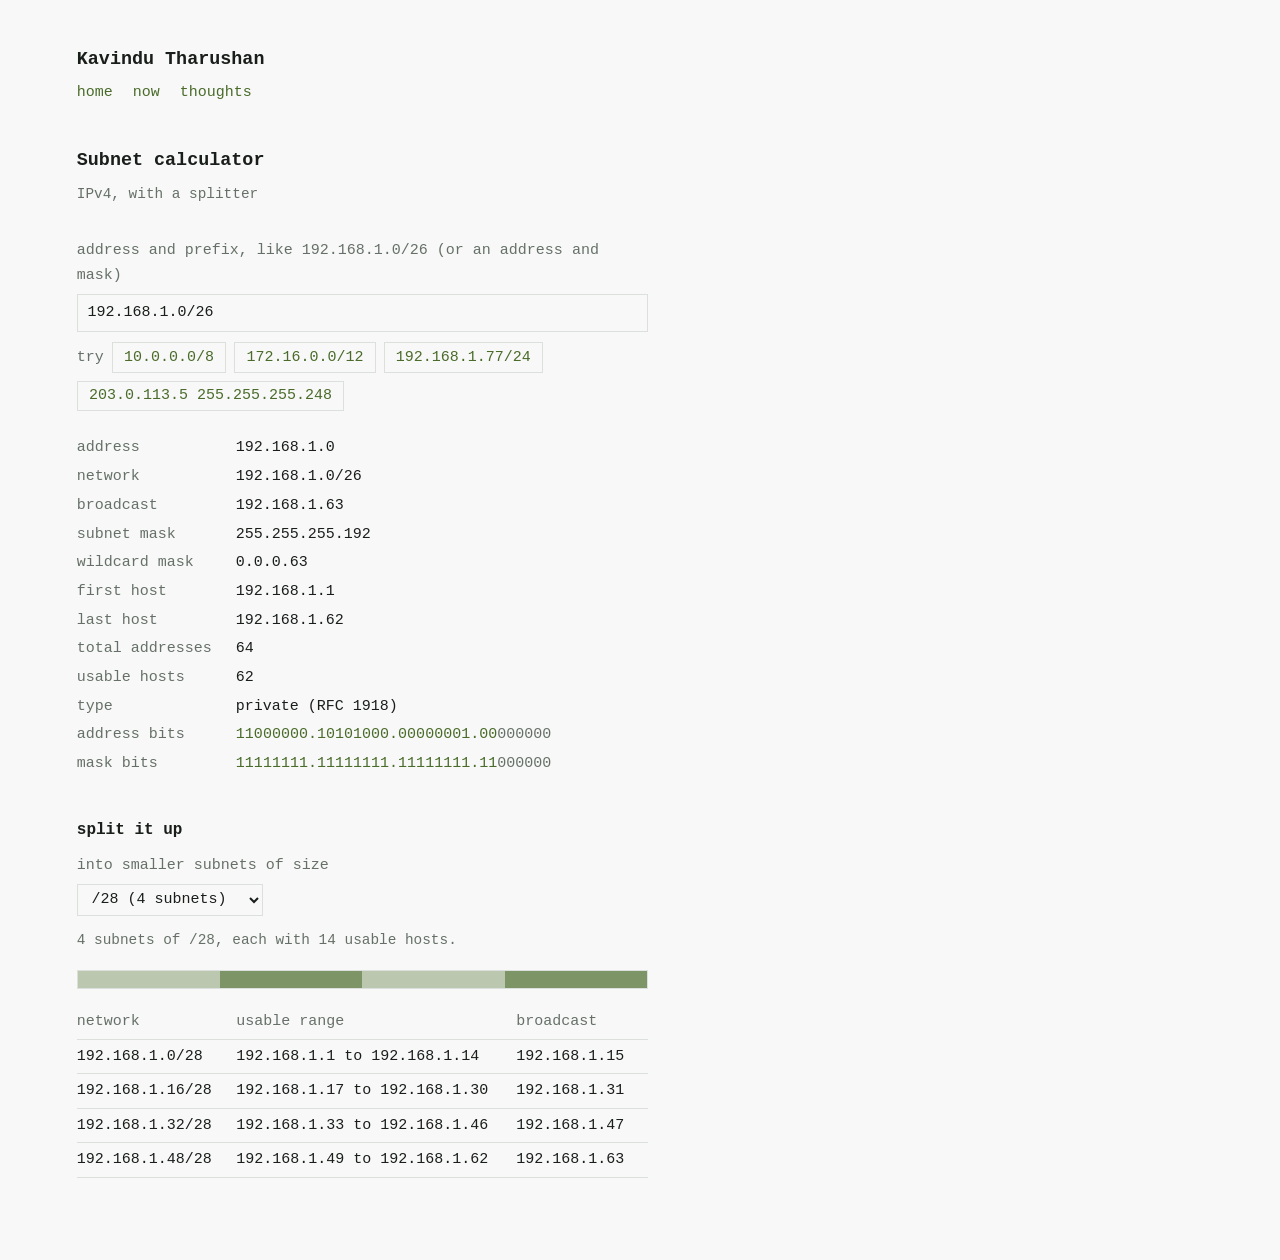
<file: subnet.html>
<!DOCTYPE html>
<html lang="en">
<head>
    <meta charset="UTF-8">
    <meta name="robots" content="noindex, nofollow">
    <meta name="description" content="IPv4 subnet calculator that runs in your browser.">
    <meta name="viewport" content="width=device-width, initial-scale=1">
    <title>Subnet calculator · Kavindu Tharushan</title>
    <link rel="stylesheet" href="style.css">
    <link rel="stylesheet" href="tools.css">
    <script src="script.js"></script>
</head>
<body>
    <header>
        <h1><a href="index.html">Kavindu Tharushan</a></h1>
        <nav aria-label="Main">
            <ul>
                <li><a href="index.html">home</a></li>
                <li><a href="now.html">now</a></li>
                <li><a href="thoughts.html">thoughts</a></li>
            </ul>
        </nav>
    </header>

    <main>
        <h2 class="post-title">Subnet calculator</h2>
        <p class="meta">IPv4, with a splitter</p>

        <label class="tool-label" for="cidr">address and prefix, like 192.168.1.0/26 (or an address and mask)</label>
        <input type="text" id="cidr" value="192.168.1.0/26" autocomplete="off" spellcheck="false">
        <div class="examples" id="examples">
            <span>try</span>
            <button type="button">10.0.0.0/8</button>
            <button type="button">172.16.0.0/12</button>
            <button type="button">192.168.1.77/24</button>
            <button type="button">203.0.113.5 255.255.255.248</button>
        </div>

        <p class="err" id="err" role="alert"></p>
        <dl class="kv" id="result"></dl>

        <section id="split" hidden>
            <h2>split it up</h2>
            <label class="tool-label" for="splitTo">into smaller subnets of size</label>
            <select id="splitTo"></select>
            <p class="small" id="splitInfo" style="margin-top:.75rem"></p>
            <div class="seg-bar" id="bar" hidden></div>
            <div class="table-wrap"><table id="table"></table></div>
            <p class="small" id="more"></p>
        </section>
    </main>

    <footer>
        <p id="lastVisit"></p>
    </footer>

    <script>
    (function () {
        var $ = function (id) { return document.getElementById(id); };
        var input = $("cidr"), errEl = $("err"), result = $("result");
        var splitSec = $("split"), splitSel = $("splitTo");
        var cur = null;

        function parseIP(s) {
            var m = /^(\d{1,3})\.(\d{1,3})\.(\d{1,3})\.(\d{1,3})$/.exec(s);
            if (!m) return null;
            var n = 0;
            for (var i = 1; i <= 4; i++) { if (+m[i] > 255) return null; n = n * 256 + +m[i]; }
            return n;
        }
        function toStr(n) { return [n >>> 24, (n >>> 16) & 255, (n >>> 8) & 255, n & 255].join("."); }
        function maskOf(p) { return p === 0 ? 0 : (0xFFFFFFFF << (32 - p)) >>> 0; }

        function parse(s) {
            var m = /^(\S+?)\s*\/\s*(\d{1,2})$/.exec(s), ip, p;
            if (m) {
                ip = parseIP(m[1]); p = +m[2];
                if (p > 32) return null;
            } else {
                m = /^(\d+\.\d+\.\d+\.\d+)\s+(\d+\.\d+\.\d+\.\d+)$/.exec(s);
                if (!m) return null;
                ip = parseIP(m[1]);
                var mk = parseIP(m[2]);
                if (mk === null) return null;
                p = -1;
                for (var i = 0; i <= 32; i++) if (maskOf(i) === mk) { p = i; break; }
                if (p < 0) return null;
            }
            return ip === null ? null : { ip: ip, p: p };
        }

        var KINDS = [
            ["0.0.0.0", 8, "\"this\" network"], ["10.0.0.0", 8, "private (RFC 1918)"],
            ["100.64.0.0", 10, "shared address space (carrier-grade NAT)"], ["127.0.0.0", 8, "loopback"],
            ["169.254.0.0", 16, "link-local"], ["172.16.0.0", 12, "private (RFC 1918)"],
            ["192.0.2.0", 24, "documentation"], ["192.168.0.0", 16, "private (RFC 1918)"],
            ["198.51.100.0", 24, "documentation"], ["203.0.113.0", 24, "documentation"],
            ["224.0.0.0", 4, "multicast"], ["240.0.0.0", 4, "reserved"]
        ];
        function kind(n) {
            for (var i = 0; i < KINDS.length; i++)
                if (((n & maskOf(KINDS[i][1])) >>> 0) === parseIP(KINDS[i][0])) return KINDS[i][2];
            return "public";
        }

        function bits(n, p) {
            var wrap = document.createElement("span");
            wrap.className = "bits";
            for (var i = 0; i < 32; i++) {
                var s = document.createElement("span");
                s.className = i < p ? "net" : "host";
                s.textContent = ((n >>> (31 - i)) & 1) + (i % 8 === 7 && i < 31 ? "." : "");
                wrap.appendChild(s);
            }
            return wrap;
        }

        function add(label, val) {
            var dt = document.createElement("dt"), dd = document.createElement("dd");
            dt.textContent = label;
            if (typeof val === "string") dd.textContent = val; else dd.appendChild(val);
            result.appendChild(dt); result.appendChild(dd);
        }

        function usable(p) { return p >= 32 ? 1 : p === 31 ? 2 : Math.pow(2, 32 - p) - 2; }
        function range(net, p) {
            var size = Math.pow(2, 32 - p);
            if (p >= 32) return [net, net, null];
            if (p === 31) return [net, net + 1, null];
            return [net + 1, net + size - 2, net + size - 1];
        }

        function compute() {
            var r = parse(input.value.trim());
            result.textContent = "";
            if (!r) {
                cur = null; splitSec.hidden = true;
                errEl.textContent = input.value.trim()
                    ? "That doesn't look right. Use an address and prefix like 10.0.0.0/8, or an address and a mask like 192.168.1.0 255.255.255.0."
                    : "";
                return;
            }
            errEl.textContent = "";
            var p = r.p, mask = maskOf(p), net = (r.ip & mask) >>> 0;
            var wild = (~mask) >>> 0, last = (net | wild) >>> 0, rg = range(net, p);
            cur = { net: net, p: p };

            add("address", toStr(r.ip));
            add("network", toStr(net) + "/" + p);
            add("broadcast", rg[2] === null ? "n/a" : toStr(last));
            add("subnet mask", toStr(mask));
            add("wildcard mask", toStr(wild));
            add("first host", toStr(rg[0]));
            add("last host", toStr(rg[1]));
            add("total addresses", Math.pow(2, 32 - p).toLocaleString());
            add("usable hosts", usable(p).toLocaleString() + (p === 31 ? " (point-to-point, RFC 3021)" : p === 32 ? " (single host)" : ""));
            add("type", kind(net));
            add("address bits", bits(r.ip, p));
            add("mask bits", bits(mask, p));
            buildSplit();
        }

        function buildSplit() {
            var p = cur.p;
            if (p >= 32) { splitSec.hidden = true; return; }
            var prev = +splitSel.value, hi = Math.min(32, p + 10);
            splitSel.textContent = "";
            for (var n = p + 1; n <= hi; n++) {
                var o = document.createElement("option");
                o.value = n;
                o.textContent = "/" + n + " (" + Math.pow(2, n - p).toLocaleString() + " subnets)";
                splitSel.appendChild(o);
            }
            var pick = prev > p && prev <= hi ? prev : Math.min(p + 2, hi);
            splitSel.value = pick;
            splitSec.hidden = false;
            renderSplit();
        }

        function cell(tr, text, tag) {
            var c = document.createElement(tag || "td");
            c.textContent = text; tr.appendChild(c);
        }

        function renderSplit() {
            if (!cur) return;
            var N = +splitSel.value, p = cur.p, count = Math.pow(2, N - p), size = Math.pow(2, 32 - N);
            $("splitInfo").textContent = count.toLocaleString() + " subnets of /" + N + ", each with " +
                usable(N).toLocaleString() + " usable host" + (usable(N) === 1 ? "" : "s") + ".";

            var bar = $("bar");
            bar.textContent = "";
            bar.hidden = count > 128;
            if (count <= 128) {
                for (var i = 0; i < count; i++) {
                    var d = document.createElement("div");
                    d.title = toStr(cur.net + i * size) + "/" + N;
                    bar.appendChild(d);
                }
            }

            var table = $("table");
            table.textContent = "";
            var head = document.createElement("tr");
            ["network", "usable range", "broadcast"].forEach(function (h) { cell(head, h, "th"); });
            table.appendChild(head);
            var shown = Math.min(count, 64);
            for (var j = 0; j < shown; j++) {
                var net = cur.net + j * size, rg = range(net, N), tr = document.createElement("tr");
                cell(tr, toStr(net) + "/" + N);
                cell(tr, rg[0] === rg[1] ? toStr(rg[0]) : toStr(rg[0]) + " to " + toStr(rg[1]));
                cell(tr, rg[2] === null ? "n/a" : toStr(rg[2]));
                table.appendChild(tr);
            }
            $("more").textContent = count > shown ? "Showing the first " + shown + " of " + count.toLocaleString() + "." : "";
        }

        input.addEventListener("input", compute);
        splitSel.addEventListener("change", renderSplit);
        $("examples").addEventListener("click", function (e) {
            if (e.target.tagName === "BUTTON") { input.value = e.target.textContent; compute(); }
        });
        compute();
    })();
    </script>
</body>
</html>
</file>
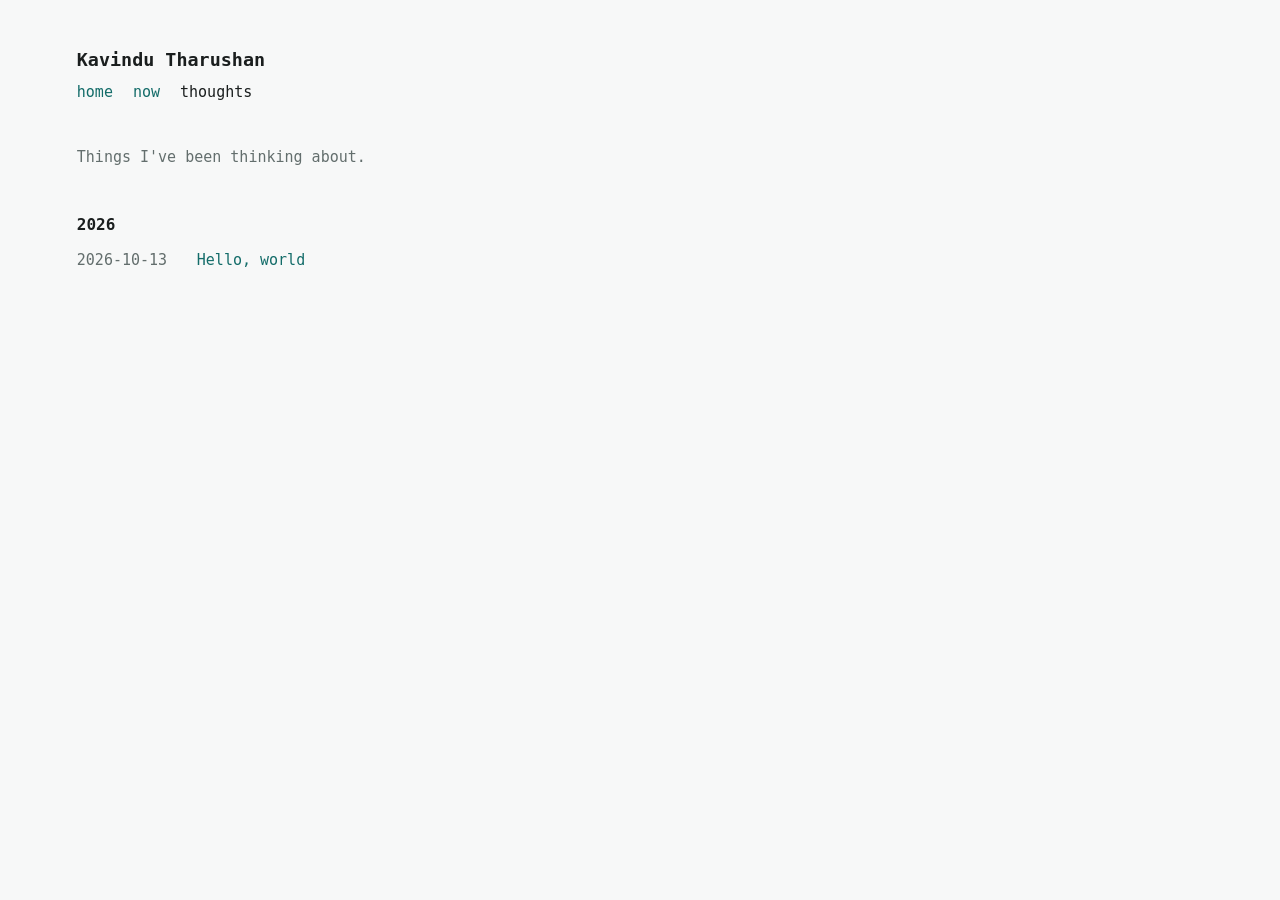
<file: thoughts.html>
<!DOCTYPE html>
<html lang="en">
<head>
    <meta charset="UTF-8">
    <meta name="robots" content="noindex, nofollow">
    <meta name="description" content="Thoughts by Kavindu Tharushan.">
    <meta name="viewport" content="width=device-width, initial-scale=1">
    <title>Thoughts · Kavindu Tharushan</title>
    <link rel="stylesheet" href="style.css">
    <script src="script.js"></script>
</head>
<body>
    <header>
        <h1><a href="index.html">Kavindu Tharushan</a></h1>
        <nav aria-label="Main">
            <ul>
                <li><a href="index.html">home</a></li>
                <li><a href="now.html">now</a></li>
                <li><a href="thoughts.html" aria-current="page">thoughts</a></li>
            </ul>
        </nav>
    </header>

    <main>
        <p class="intro">Things I've been thinking about.</p>

        <h2>2026</h2>
        <ul class="list">
            <li>
                <time datetime="2026-10-13">2026-10-13</time>
                <a href="thoughts/hello-world.html">Hello, world</a>
            </li>
        </ul>
    </main>

    <footer>
        <p id="lastVisit"></p>
    </footer>
</body>
</html>
</file>
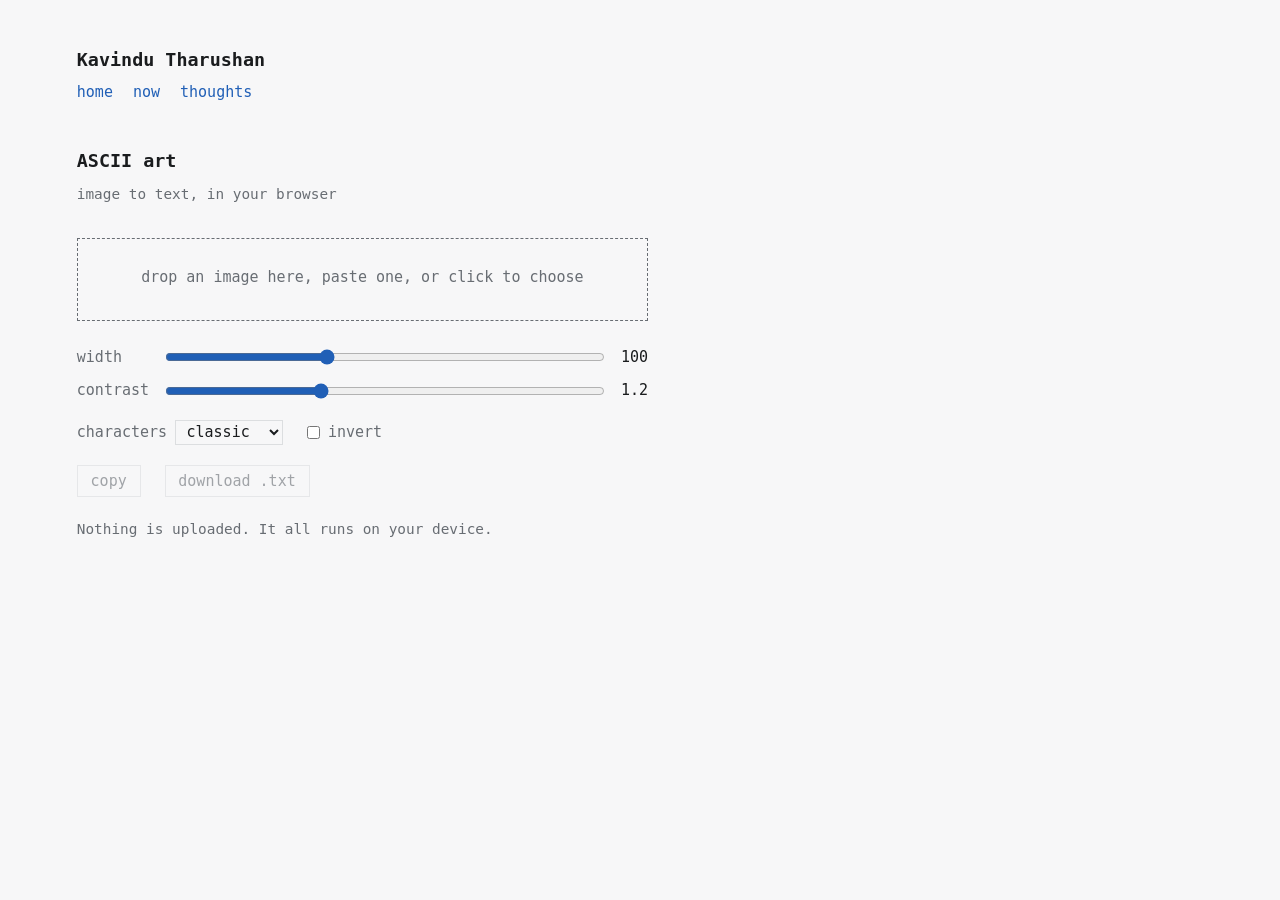
<file: stuff/ascii.html>
<!DOCTYPE html>
<html lang="en">
<head>
    <meta charset="UTF-8">
    <meta name="robots" content="noindex, nofollow">
    <meta name="description" content="Turn an image into ASCII art, in your browser.">
    <meta name="viewport" content="width=device-width, initial-scale=1">
    <title>ASCII art · Kavindu Tharushan</title>
    <link rel="stylesheet" href="../style.css">
    <script src="../script.js"></script>
    <style>
        .drop {
            display: block;
            position: relative;
            border: 1px dashed var(--muted);
            padding: 1.6rem 1rem;
            text-align: center;
            color: var(--muted);
            cursor: pointer;
            margin-bottom: 1.5rem;
        }
        .drop:hover, .drop.over { border-color: var(--link); color: var(--link); }
        .drop:focus-within { outline: 2px solid var(--link); outline-offset: 3px; }
        .drop input { position: absolute; inset: 0; opacity: 0; cursor: pointer; width: 100%; height: 100%; }
        .drop .name { display: block; color: var(--fg); margin-top: .25rem; }

        .controls { display: grid; grid-template-columns: max-content minmax(0, 1fr) 3ch; gap: .5rem 1rem; align-items: center; margin-bottom: 1rem; }
        .controls label { color: var(--muted); }
        .controls output { font-variant-numeric: tabular-nums; text-align: right; }
        .opts { display: flex; flex-wrap: wrap; gap: .5rem 1.5rem; align-items: center; margin-bottom: 1.25rem; }
        .opts label { display: flex; align-items: center; gap: .5rem; color: var(--muted); }
        input[type="range"], input[type="checkbox"] { accent-color: var(--link); }
        select {
            font: inherit; color: var(--fg); background: var(--bg);
            border: 1px solid var(--rule); padding: .1rem .4rem;
        }
        select:focus-visible, input:focus-visible { outline: 2px solid var(--link); outline-offset: 3px; }
        button {
            font: inherit; color: var(--link); background: none;
            border: 1px solid var(--rule); padding: .15rem .8rem; cursor: pointer;
        }
        button:hover:not(:disabled) { border-color: var(--link); }
        button:disabled { color: var(--muted); cursor: default; opacity: .6; }
        button:focus-visible { outline: 2px solid var(--link); outline-offset: 3px; }

        .stage {
            border: 1px solid var(--rule);
            padding: .75rem;
            margin-top: 1.25rem;
            width: 100%;
            max-width: calc(100vw - clamp(1.5rem, 6vw, 5rem) - 1.5rem);
            overflow: hidden;
        }
        .stage[hidden] { display: none; }
        #out { white-space: pre; line-height: 1.15; letter-spacing: 0; margin: 0; font-family: inherit; }
        .status { color: var(--muted); font-size: .85rem; margin: .5rem 0 0; }
        .hint { color: var(--muted); font-size: .9rem; }
    </style>
</head>
<body>
    <header>
        <h1><a href="../index.html">Kavindu Tharushan</a></h1>
        <nav aria-label="Main">
            <ul>
                <li><a href="../index.html">home</a></li>
                <li><a href="../now.html">now</a></li>
                <li><a href="../thoughts.html">thoughts</a></li>
            </ul>
        </nav>
    </header>

    <main>
        <h2 class="post-title">ASCII art</h2>
        <p class="meta">image to text, in your browser</p>

        <label class="drop" id="drop">
            <span>drop an image here, paste one, or click to choose</span>
            <span class="name" id="name"></span>
            <input type="file" id="file" accept="image/*" aria-label="Choose an image">
        </label>

        <div class="controls">
            <label for="width">width</label>
            <input type="range" id="width" min="20" max="240" value="100">
            <output id="width-val" for="width">100</output>

            <label for="contrast">contrast</label>
            <input type="range" id="contrast" min="50" max="250" value="120">
            <output id="contrast-val" for="contrast">1.2</output>
        </div>

        <div class="opts">
            <label>characters
                <select id="ramp">
                    <option value=" .:-=+*#%@">classic</option>
                    <option value=" .'`^&quot;,:;Il!i><~+_-?][}{1)(|\/tfjrxnuvczXYUJCLQ0OZmwqpdbkhao*#MW&amp;8%B@$">detailed</option>
                    <option value=" ░▒▓█">blocks</option>
                    <option value=" .oO0@">simple</option>
                    <option value=" .-+#">tiny</option>
                </select>
            </label>
            <label><input type="checkbox" id="invert"> invert</label>
        </div>

        <div class="opts">
            <button id="copy" disabled>copy</button>
            <button id="save" disabled>download .txt</button>
        </div>

        <p class="hint" id="hint">Nothing is uploaded. It all runs on your device.</p>

        <div class="stage" id="stage" hidden>
            <pre id="out" aria-label="ASCII art output"></pre>
            <p class="status" id="status"></p>
        </div>
    </main>

    <footer>
        <p id="lastVisit"></p>
    </footer>

    <script>
    (function () {
        var $ = function (id) { return document.getElementById(id); };
        var fileEl = $("file"), dropEl = $("drop"), nameEl = $("name");
        var widthEl = $("width"), contrastEl = $("contrast"), rampEl = $("ramp"), invertEl = $("invert");
        var outEl = $("out"), stageEl = $("stage"), statusEl = $("status"), hintEl = $("hint");
        var copyBtn = $("copy"), saveBtn = $("save");

        var LINE_HEIGHT = 1.15;
        var img = null, text = "", charW = 0.6, fileName = "ascii";

        invertEl.checked = window.matchMedia("(prefers-color-scheme: dark)").matches;

        // Measure real glyph width (em) of the page's monospace font so rows come out the right shape
        function measure() {
            var s = document.createElement("span");
            s.style.cssText = "position:absolute;visibility:hidden;white-space:pre;font-size:100px;font-family:" +
                getComputedStyle(outEl).fontFamily;
            s.textContent = "M".repeat(20);
            document.body.appendChild(s);
            charW = s.getBoundingClientRect().width / 2000 || 0.6;
            document.body.removeChild(s);
        }

        function fit() {
            if (!text) return;
            var cols = +widthEl.value;
            var avail = stageEl.clientWidth - 24;
            var fs = Math.max(3, Math.min(16, avail / (cols * charW)));
            outEl.style.fontSize = fs.toFixed(2) + "px";
        }

        function render() {
            if (!img) return;
            var cols = +widthEl.value;
            var aspect = charW / LINE_HEIGHT;
            var rows = Math.max(1, Math.round(cols * (img.height / img.width) * aspect));
            var ramp = Array.from(rampEl.value);
            var k = contrastEl.value / 100;

            var canvas = document.createElement("canvas");
            canvas.width = cols; canvas.height = rows;
            var ctx = canvas.getContext("2d", { willReadFrequently: true });
            var bright = invertEl.checked;
            ctx.fillStyle = bright ? "#000" : "#fff";
            ctx.fillRect(0, 0, cols, rows);
            ctx.imageSmoothingQuality = "high";
            ctx.drawImage(img, 0, 0, cols, rows);

            var data = ctx.getImageData(0, 0, cols, rows).data, lines = [];
            for (var y = 0; y < rows; y++) {
                var line = "";
                for (var x = 0; x < cols; x++) {
                    var i = (y * cols + x) * 4;
                    var lum = (0.2126 * data[i] + 0.7152 * data[i + 1] + 0.0722 * data[i + 2]) / 255;
                    lum = Math.min(1, Math.max(0, (lum - 0.5) * k + 0.5));
                    var d = bright ? lum : 1 - lum;
                    line += ramp[Math.min(ramp.length - 1, Math.floor(d * ramp.length))];
                }
                lines.push(line.replace(/\s+$/, ""));
            }
            text = lines.join("\n");
            outEl.textContent = text;
            stageEl.hidden = false;
            hintEl.hidden = true;
            statusEl.textContent = cols + " × " + rows + " characters, from a " + img.width + " × " + img.height + " image";
            copyBtn.disabled = saveBtn.disabled = false;
            fit();
        }

        function load(f) {
            if (!f || f.type.indexOf("image/") !== 0) {
                hintEl.hidden = false;
                hintEl.textContent = "That file isn't an image. Try a PNG, JPG, WebP or GIF.";
                return;
            }
            var url = URL.createObjectURL(f), im = new Image();
            im.onload = function () {
                img = im;
                fileName = f.name.replace(/\.[^.]+$/, "") || "ascii";
                nameEl.textContent = f.name || "pasted image";
                render();
                URL.revokeObjectURL(url);
            };
            im.onerror = function () {
                hintEl.hidden = false;
                hintEl.textContent = "Couldn't read that image. Try a different file.";
                URL.revokeObjectURL(url);
            };
            im.src = url;
        }

        fileEl.addEventListener("change", function () { load(fileEl.files && fileEl.files[0]); });

        ["dragenter", "dragover"].forEach(function (t) {
            dropEl.addEventListener(t, function (e) { e.preventDefault(); dropEl.classList.add("over"); });
        });
        ["dragleave", "drop"].forEach(function (t) {
            dropEl.addEventListener(t, function (e) { e.preventDefault(); dropEl.classList.remove("over"); });
        });
        dropEl.addEventListener("drop", function (e) { load(e.dataTransfer.files[0]); });
        window.addEventListener("dragover", function (e) { e.preventDefault(); });
        window.addEventListener("drop", function (e) { e.preventDefault(); });

        document.addEventListener("paste", function (e) {
            var items = (e.clipboardData && e.clipboardData.items) || [];
            for (var i = 0; i < items.length; i++) {
                if (items[i].type.indexOf("image/") === 0) { load(items[i].getAsFile()); break; }
            }
        });

        widthEl.addEventListener("input", function () { $("width-val").textContent = widthEl.value; render(); });
        contrastEl.addEventListener("input", function () { $("contrast-val").textContent = (contrastEl.value / 100).toFixed(1); render(); });
        rampEl.addEventListener("change", render);
        invertEl.addEventListener("change", render);
        window.addEventListener("resize", fit);

        copyBtn.addEventListener("click", function () {
            if (!text) return;
            navigator.clipboard.writeText(text).then(function () {
                copyBtn.textContent = "copied";
                setTimeout(function () { copyBtn.textContent = "copy"; }, 1200);
            });
        });

        saveBtn.addEventListener("click", function () {
            if (!text) return;
            var a = document.createElement("a");
            a.href = URL.createObjectURL(new Blob([text], { type: "text/plain" }));
            a.download = fileName + ".txt";
            a.click();
            URL.revokeObjectURL(a.href);
        });

        measure();
    })();
    </script>
</body>
</html>
</file>
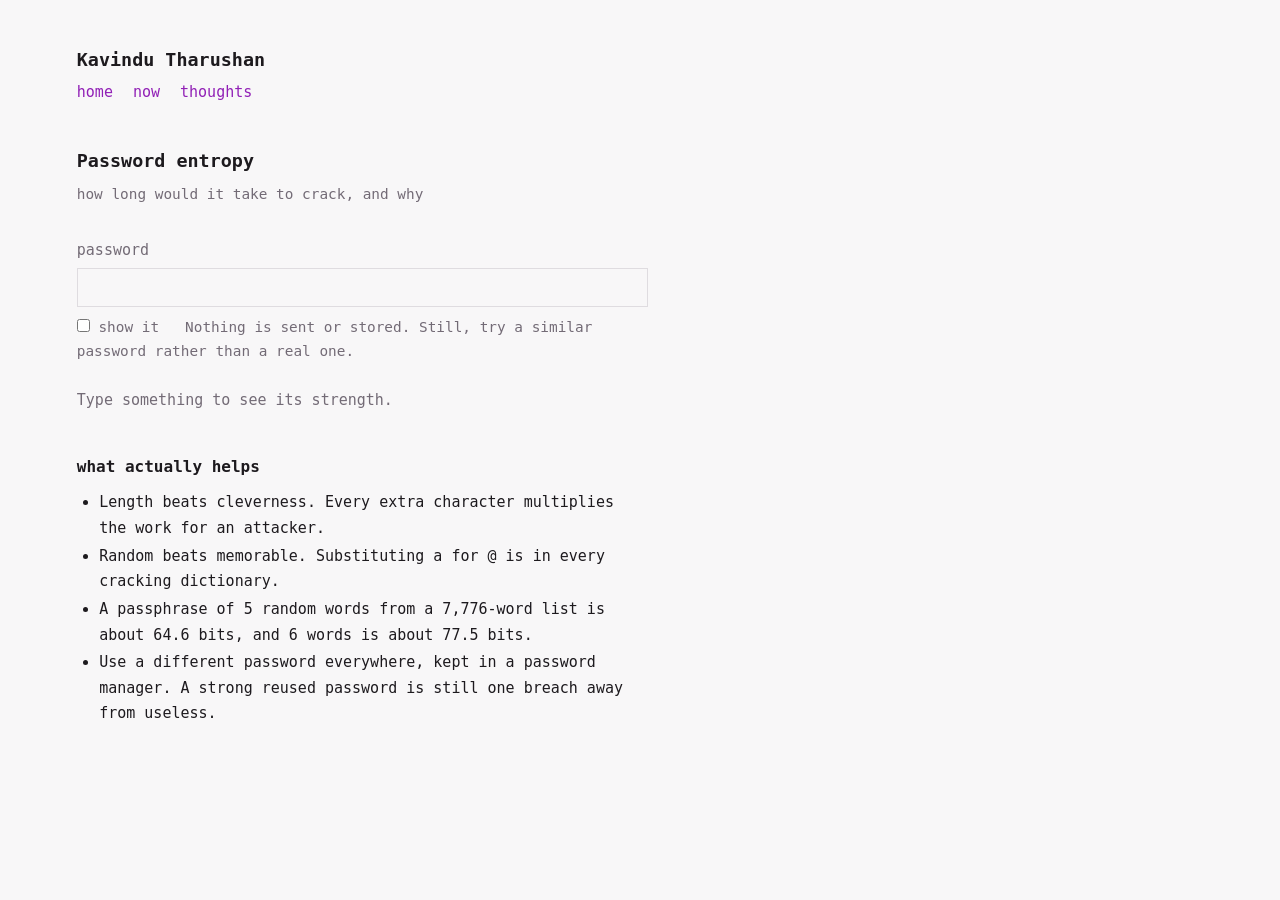
<file: stuff/entropy.html>
<!DOCTYPE html>
<html lang="en">
<head>
    <meta charset="UTF-8">
    <meta name="robots" content="noindex, nofollow">
    <meta name="description" content="Estimate how long a password would take to crack, and see the maths.">
    <meta name="viewport" content="width=device-width, initial-scale=1">
    <title>Password entropy · Kavindu Tharushan</title>
    <link rel="stylesheet" href="../style.css">
    <link rel="stylesheet" href="../tools.css">
    <script src="../script.js"></script>
</head>
<body>
    <header>
        <h1><a href="../index.html">Kavindu Tharushan</a></h1>
        <nav aria-label="Main">
            <ul>
                <li><a href="../index.html">home</a></li>
                <li><a href="../now.html">now</a></li>
                <li><a href="../thoughts.html">thoughts</a></li>
            </ul>
        </nav>
    </header>

    <main>
        <h2 class="post-title">Password entropy</h2>
        <p class="meta">how long would it take to crack, and why</p>

        <label class="tool-label" for="pw">password</label>
        <input type="password" id="pw" autocomplete="off" spellcheck="false" autocapitalize="off">
        <p class="small" style="margin-top:.5rem">
            <label><input type="checkbox" id="show"> show it</label>
            &nbsp; Nothing is sent or stored. Still, try a similar password rather than a real one.
        </p>

        <div id="empty" class="intro" style="margin-top:1.5rem">Type something to see its strength.</div>

        <section id="out" hidden>
            <h2>result</h2>
            <p class="big" id="bits"></p>
            <p id="label"></p>
            <div class="meter" aria-hidden="true"><div id="meterFill"></div></div>
            <ul class="bullets" id="warn" style="margin-bottom:1.25rem"></ul>

            <h2>time to crack (average)</h2>
            <div class="table-wrap"><table id="times"></table></div>
            <p class="small">Guess rates are rough round numbers, not measurements. The average is halfway through the search space.</p>

            <h2>the maths</h2>
            <div id="maths"></div>
        </section>

        <h2>what actually helps</h2>
        <ul class="bullets">
            <li>Length beats cleverness. Every extra character multiplies the work for an attacker.</li>
            <li>Random beats memorable. Substituting <code>a</code> for <code>@</code> is in every cracking dictionary.</li>
            <li>A passphrase of 5 random words from a 7,776-word list is about 64.6 bits, and 6 words is about 77.5 bits.</li>
            <li>Use a different password everywhere, kept in a password manager. A strong reused password is still one breach away from useless.</li>
        </ul>
    </main>

    <footer>
        <p id="lastVisit"></p>
    </footer>

    <script>
    (function () {
        var $ = function (id) { return document.getElementById(id); };
        var pw = $("pw");

        var COMMON = ("password 123456 123456789 12345678 12345 1234567 qwerty abc123 letmein monkey dragon 111111 " +
            "iloveyou admin welcome sunshine princess football qwerty123 1q2w3e4r login master hello freedom whatever " +
            "trustno1 passw0rd password1 123123 000000 654321 superman michael shadow baseball starwars zaq1zaq1 " +
            "batman qazwsx ninja mustang access flower loveme secret summer ashley bailey charlie donald jordan " +
            "hunter hockey killer pepper cookie soccer tigger love computer internet").split(" ");

        var SCENARIOS = [
            ["online, throttled (100 guesses per hour)", 100 / 3600],
            ["online, no throttling (1,000 per second)", 1e3],
            ["offline, slow hash like bcrypt or argon2 (10,000 per second)", 1e4],
            ["offline, fast hash on one GPU (10 billion per second)", 1e10],
            ["offline, fast hash on a GPU cluster (1 trillion per second)", 1e12]
        ];

        function leet(s) { return s.replace(/0/g, "o").replace(/1/g, "l").replace(/3/g, "e").replace(/4/g, "a").replace(/5/g, "s").replace(/@/g, "a").replace(/\$/g, "s").replace(/!/g, "i"); }
        function isCommon(p) {
            var low = p.toLowerCase(), l2 = leet(low);
            return [low, low.replace(/[^a-z]+$/, ""), l2, l2.replace(/[^a-z]+$/, "")].some(function (v) {
                return v && COMMON.indexOf(v) >= 0;
            });
        }

        function plural(n, w) { return n + " " + w + (n === 1 ? "" : "s"); }
        function human(sec) {
            var y = sec / 31557600;
            if (!isFinite(sec) || y > 1.38e10) return "longer than the age of the universe";
            if (sec < 1) return "instantly";
            if (sec < 60) return plural(Math.round(sec), "second");
            if (sec < 3600) return plural(Math.round(sec / 60), "minute");
            if (sec < 86400) return plural(Math.round(sec / 3600), "hour");
            if (y < 1) return plural(Math.round(sec / 86400), "day");
            if (y < 1e6) return plural(Math.round(y).toLocaleString(), "year");
            if (y < 1e9) return (y / 1e6).toFixed(1) + " million years";
            return (y / 1e9).toFixed(1) + " billion years";
        }

        function analyse(p) {
            var chars = Array.from(p), L = chars.length, pool = 0, parts = [];
            if (/[a-z]/.test(p)) { pool += 26; parts.push("lowercase 26"); }
            if (/[A-Z]/.test(p)) { pool += 26; parts.push("uppercase 26"); }
            if (/[0-9]/.test(p)) { pool += 10; parts.push("digits 10"); }
            if (/[ -\/:-@\[-`{-~]/.test(p)) { pool += 33; parts.push("symbols and space 33"); }
            if (/[^\x00-\x7F]/.test(p)) { pool += 100; parts.push("other characters 100"); }
            if (!pool) pool = 1;

            var codes = chars.map(function (c) { return c.codePointAt(0); }), free = 0;
            for (var i = 2; i < codes.length; i++) {
                var a = codes[i] - codes[i - 1], b = codes[i - 1] - codes[i - 2];
                if (a === b && Math.abs(a) <= 1) free++;
            }
            var effLen = Math.max(1, L - free), per = Math.log2(Math.max(pool, 2));
            var naive = L * per, eff = effLen * per, common = isCommon(p);
            if (common) eff = Math.min(eff, 6);
            return { L: L, pool: pool, parts: parts, free: free, effLen: effLen, per: per, naive: naive, eff: Math.min(eff, naive), common: common };
        }

        function rating(h) {
            return h < 28 ? "very weak" : h < 36 ? "weak" : h < 60 ? "fair" : h < 80 ? "strong" : "very strong";
        }

        function update() {
            var p = pw.value;
            $("empty").hidden = !!p;
            $("out").hidden = !p;
            if (!p) return;
            var a = analyse(p), f1 = function (x) { return x.toFixed(1); };

            $("bits").textContent = f1(a.eff) + " bits";
            $("label").textContent = rating(a.eff) + (a.eff < a.naive - 0.05 ? " (before penalties: " + f1(a.naive) + " bits)" : "");
            $("meterFill").style.width = Math.min(100, a.eff) + "%";

            var warn = $("warn"); warn.textContent = "";
            function w(t) { var li = document.createElement("li"); li.textContent = t; warn.appendChild(li); }
            if (a.common) w("This is, or is a small variation of, a very common password. Attackers try these first, so treat it as close to zero.");
            if (a.free) w("It has runs of repeated or sequential characters, like aaa or 123. These add little, so " + plural(a.free, "character") + " were discounted.");
            if (a.L < 12 && !a.common) w("Under 12 characters is short for anything an attacker can guess offline.");

            var t = $("times"); t.textContent = "";
            SCENARIOS.forEach(function (s) {
                var tr = document.createElement("tr"), c1 = document.createElement("td"), c2 = document.createElement("td");
                c1.textContent = s[0]; c1.style.whiteSpace = "normal"; c2.textContent = human(Math.pow(2, a.eff - 1) / s[1]);
                tr.appendChild(c1); tr.appendChild(c2); t.appendChild(tr);
            });

            var m = $("maths"); m.textContent = "";
            function para(txt) { var el = document.createElement("p"); el.textContent = txt; m.appendChild(el); }
            para("Each character is picked from a pool of N possible characters. Your password uses: " + (a.parts.join(", ") || "nothing") + ", so N = " + a.pool + ".");
            para("Entropy is H = L × log2(N). Here that is " + a.effLen + " × log2(" + a.pool + ") = " + a.effLen + " × " + a.per.toFixed(2) + " = " + f1(a.effLen * a.per) + " bits" + (a.free ? " (using " + a.effLen + " of your " + a.L + " characters after discounting patterns)." : "."));
            para("Each extra bit doubles the number of guesses needed. An attacker finds it on average halfway through, after 2^(H−1) guesses. That is " + (a.eff > 60 ? "about 10^" + ((a.eff - 1) * Math.LOG10E * Math.LN2).toFixed(1) : Math.pow(2, a.eff - 1).toLocaleString(undefined, { maximumFractionDigits: 0 })) + " guesses for this one, divided by how fast they can guess.");
            para("This assumes every character is random. Real passwords aren't, which is why the pattern and common-password checks above can only lower the estimate, never raise it. The built-in common list is tiny (about 70 entries); real attackers use billions.");
        }

        pw.addEventListener("input", update);
        $("show").addEventListener("change", function () { pw.type = this.checked ? "text" : "password"; });
        update();
    })();
    </script>
</body>
</html>
</file>
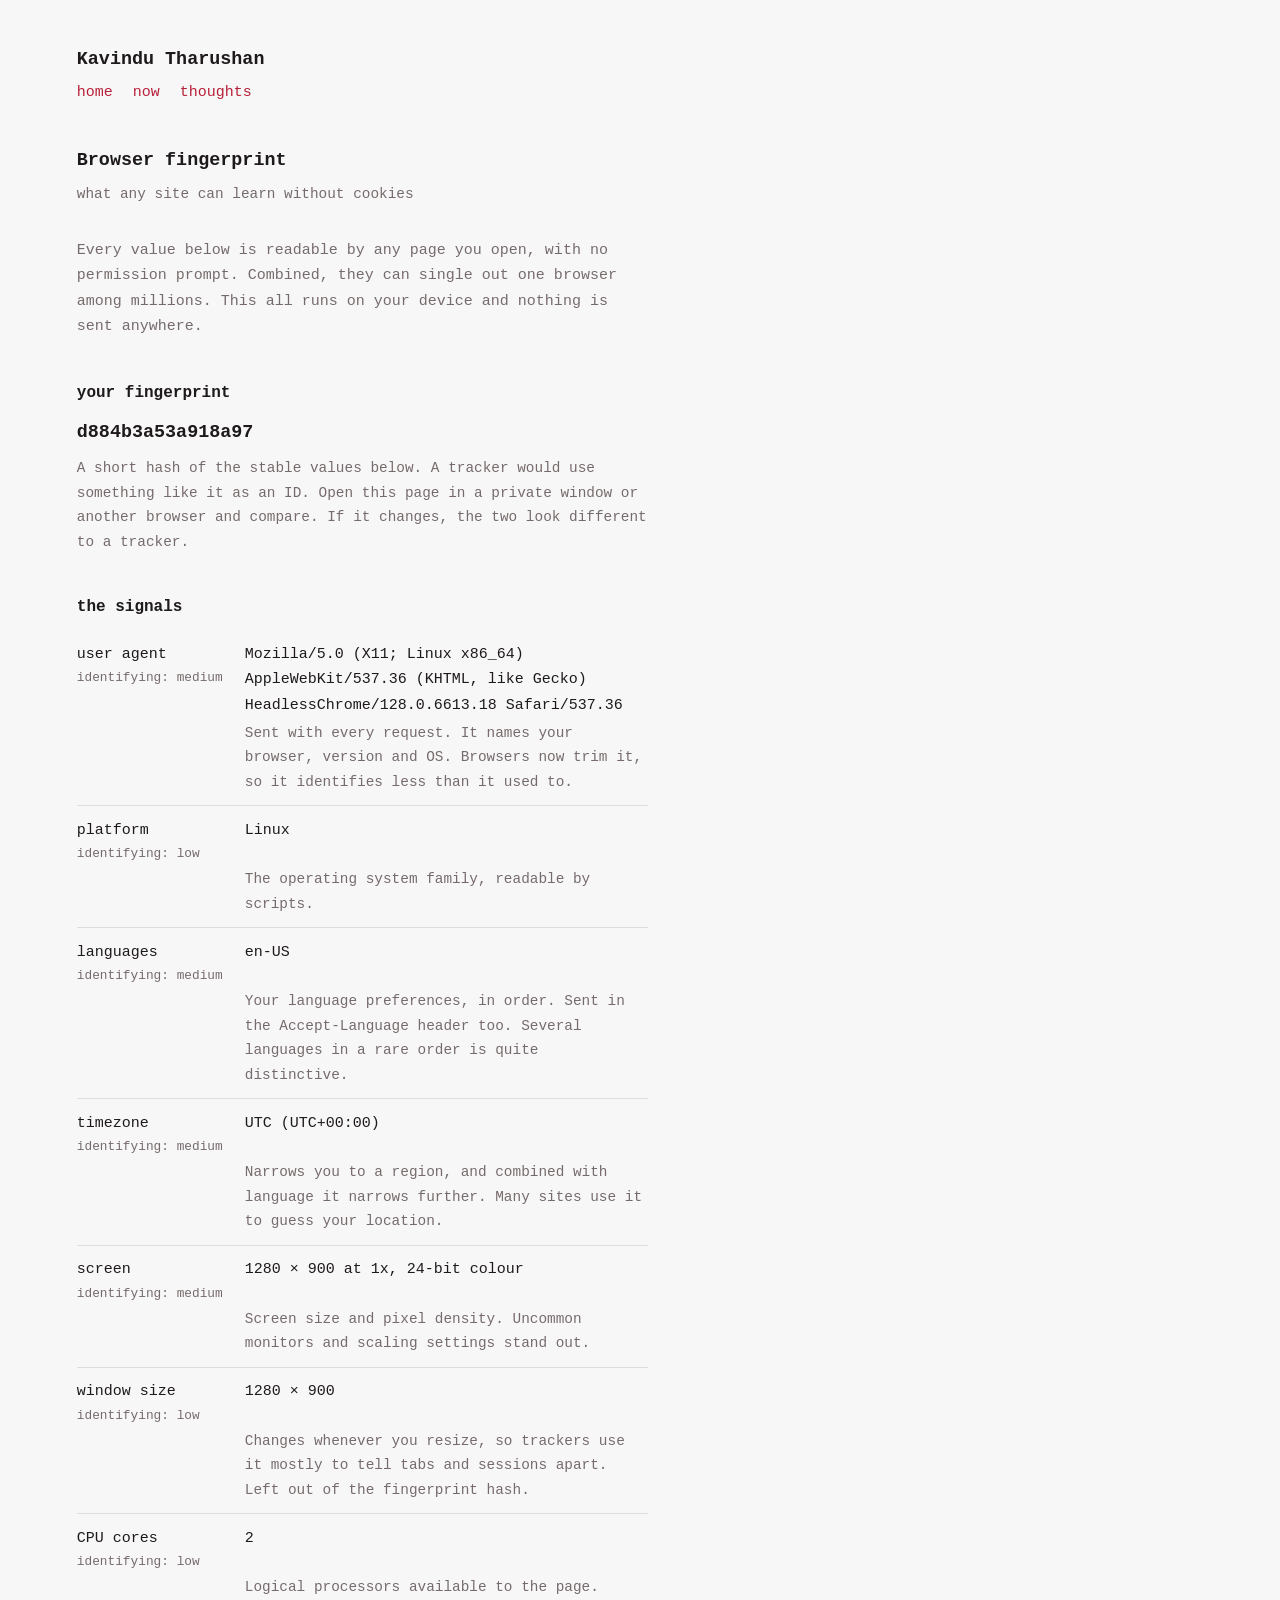
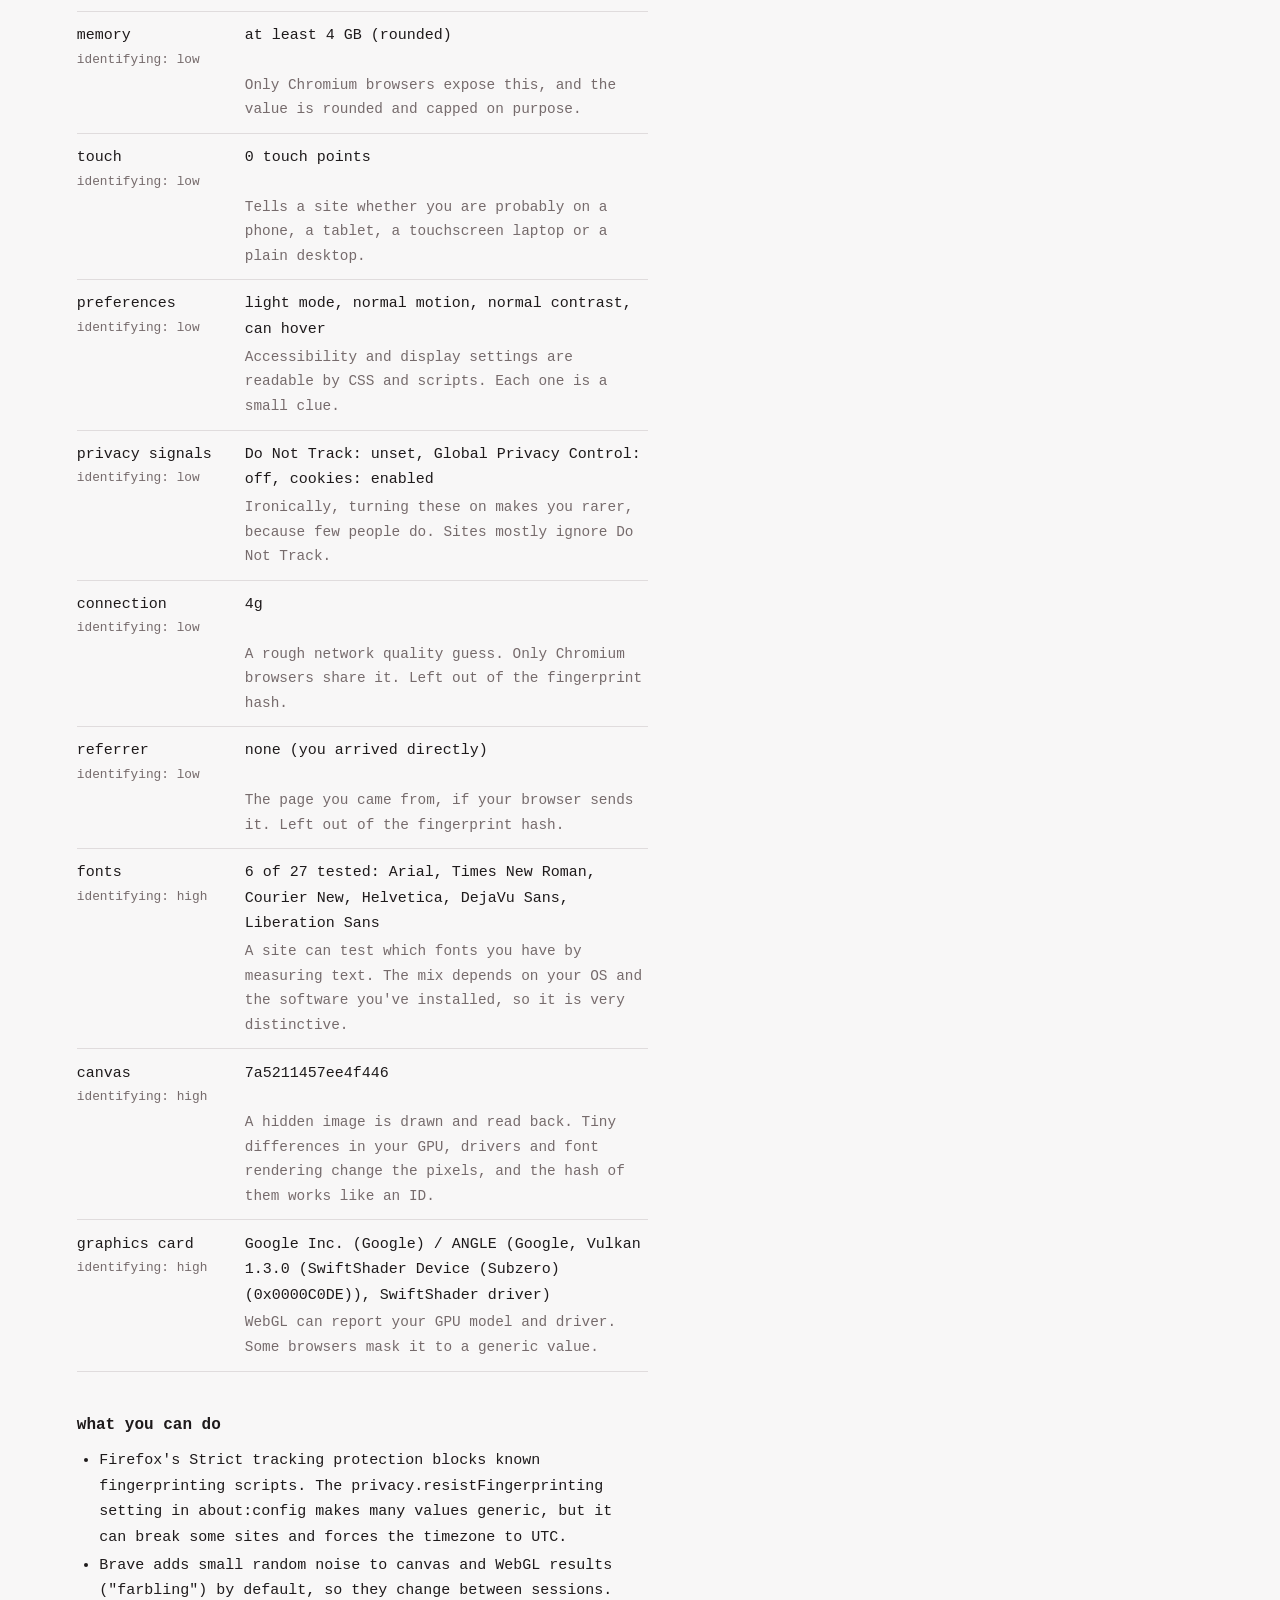
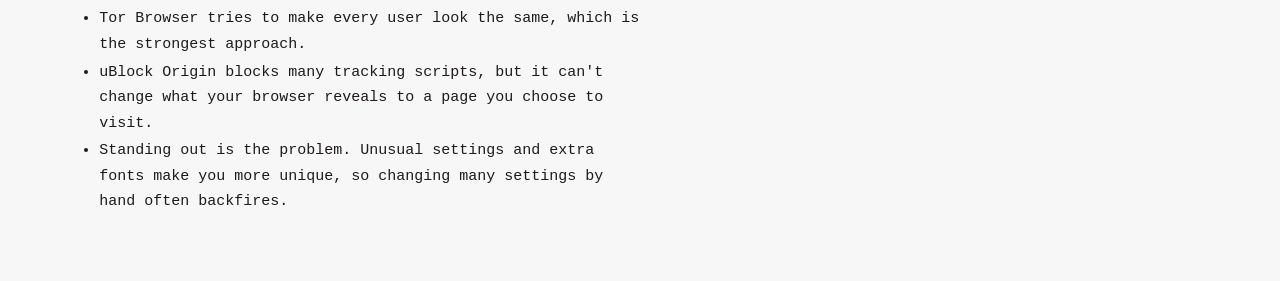
<file: stuff/fingerprint.html>
<!DOCTYPE html>
<html lang="en">
<head>
    <meta charset="UTF-8">
    <meta name="robots" content="noindex, nofollow">
    <meta name="description" content="What any website can learn about your browser without cookies.">
    <meta name="viewport" content="width=device-width, initial-scale=1">
    <title>Browser fingerprint · Kavindu Tharushan</title>
    <link rel="stylesheet" href="../style.css">
    <link rel="stylesheet" href="../tools.css">
    <script src="../script.js"></script>
    <style>
        .sig { display: grid; grid-template-columns: 9.5rem minmax(0, 1fr); gap: .15rem 1rem; padding: .7rem 0; border-bottom: 1px solid var(--rule); }
        .sig .n small { display: block; color: var(--muted); font-size: .8rem; }
        .sig .val { overflow-wrap: anywhere; }
        .sig .val.wait { color: var(--muted); }
        .sig .why { grid-column: 2; color: var(--muted); font-size: .9rem; }
        @media (max-width: 480px) {
            .sig { grid-template-columns: 1fr; }
            .sig .why { grid-column: 1; }
        }
        #fp { font-size: 1.15rem; font-weight: 700; overflow-wrap: anywhere; margin-bottom: .5rem; }
    </style>
</head>
<body>
    <header>
        <h1><a href="../index.html">Kavindu Tharushan</a></h1>
        <nav aria-label="Main">
            <ul>
                <li><a href="../index.html">home</a></li>
                <li><a href="../now.html">now</a></li>
                <li><a href="../thoughts.html">thoughts</a></li>
            </ul>
        </nav>
    </header>

    <main>
        <h2 class="post-title">Browser fingerprint</h2>
        <p class="meta">what any site can learn without cookies</p>

        <p class="intro">Every value below is readable by any page you open, with no permission prompt. Combined, they can single out one browser among millions. This all runs on your device and nothing is sent anywhere.</p>

        <h2>your fingerprint</h2>
        <p id="fp">working…</p>
        <p class="small">A short hash of the stable values below. A tracker would use something like it as an ID. Open this page in a private window or another browser and compare. If it changes, the two look different to a tracker.</p>
        <p class="small" id="fpNote"></p>

        <h2>the signals</h2>
        <div id="signals"></div>

        <h2>what you can do</h2>
        <ul class="bullets">
            <li>Firefox's Strict tracking protection blocks known fingerprinting scripts. The <code>privacy.resistFingerprinting</code> setting in <code>about:config</code> makes many values generic, but it can break some sites and forces the timezone to UTC.</li>
            <li>Brave adds small random noise to canvas and WebGL results ("farbling") by default, so they change between sessions.</li>
            <li>Tor Browser tries to make every user look the same, which is the strongest approach.</li>
            <li>uBlock Origin blocks many tracking scripts, but it can't change what your browser reveals to a page you choose to visit.</li>
            <li>Standing out is the problem. Unusual settings and extra fonts make you more unique, so changing many settings by hand often backfires.</li>
        </ul>
    </main>

    <footer>
        <p id="lastVisit"></p>
    </footer>

    <script>
    (function () {
        var $ = function (id) { return document.getElementById(id); };
        var nav = navigator;

        function fnv(s) {
            var h = 0x811c9dc5;
            for (var i = 0; i < s.length; i++) { h ^= s.charCodeAt(i); h = Math.imul(h, 0x01000193) >>> 0; }
            return ("00000000" + h.toString(16)).slice(-8);
        }
        function sha(s) {
            if (window.crypto && crypto.subtle) {
                return crypto.subtle.digest("SHA-256", new TextEncoder().encode(s)).then(function (b) {
                    return Array.from(new Uint8Array(b), function (x) { return x.toString(16).padStart(2, "0"); }).join("");
                });
            }
            return Promise.resolve(fnv(s) + fnv(s.split("").reverse().join("")));
        }
        function mq(q) { return window.matchMedia && window.matchMedia(q).matches; }

        function tz() {
            var name = "unknown";
            try { name = Intl.DateTimeFormat().resolvedOptions().timeZone || name; } catch (e) {}
            var off = -new Date().getTimezoneOffset(), sign = off < 0 ? "-" : "+", a = Math.abs(off);
            return name + " (UTC" + sign + String(Math.floor(a / 60)).padStart(2, "0") + ":" + String(a % 60).padStart(2, "0") + ")";
        }

        function drawCanvas() {
            var c = document.createElement("canvas");
            c.width = 260; c.height = 60;
            var x = c.getContext("2d");
            if (!x) return null;
            x.textBaseline = "top";
            x.font = "16px Arial";
            x.fillStyle = "#f60"; x.fillRect(100, 1, 62, 20);
            x.fillStyle = "#069"; x.fillText("fingerprint, kavindu \u{1F603}", 2, 15);
            x.fillStyle = "rgba(102,204,0,.7)"; x.fillText("fingerprint, kavindu \u{1F603}", 4, 17);
            return c.toDataURL();
        }
        function canvasSignal() {
            var a = drawCanvas(), b = drawCanvas();
            if (a === null) return { t: "not available", skip: true };
            if (a !== b) return { t: "different on every read, so your browser is adding noise (a good sign)", skip: true };
            return sha(a).then(function (h) { return { t: h.slice(0, 16) }; });
        }

        function webgl() {
            try {
                var c = document.createElement("canvas");
                var gl = c.getContext("webgl") || c.getContext("experimental-webgl");
                if (!gl) return "not available";
                var ext = gl.getExtension("WEBGL_debug_renderer_info");
                var v = ext ? gl.getParameter(ext.UNMASKED_VENDOR_WEBGL) : gl.getParameter(gl.VENDOR);
                var r = ext ? gl.getParameter(ext.UNMASKED_RENDERER_WEBGL) : gl.getParameter(gl.RENDERER);
                return v + " / " + r + (ext ? "" : " (masked by your browser)");
            } catch (e) { return "not available"; }
        }

        function fonts() {
            var list = ["Arial", "Verdana", "Times New Roman", "Courier New", "Georgia", "Trebuchet MS", "Comic Sans MS", "Impact",
                "Helvetica", "Calibri", "Cambria", "Consolas", "Segoe UI", "Tahoma", "Palatino", "Menlo", "Monaco", "Ubuntu",
                "DejaVu Sans", "Liberation Sans", "Noto Sans", "Cantarell", "Roboto", "Adwaita Mono", "Fira Code", "JetBrains Mono", "Lucida Grande"];
            var bases = ["monospace", "sans-serif", "serif"], s = document.createElement("span");
            s.textContent = "mmmmmmmmmmlli";
            s.style.cssText = "position:absolute;left:-9999px;font-size:72px;white-space:nowrap";
            document.body.appendChild(s);
            function w(f) { s.style.fontFamily = f; return s.getBoundingClientRect().width; }
            var baseW = bases.map(w), found = [];
            list.forEach(function (f) {
                for (var i = 0; i < bases.length; i++) if (w("'" + f + "'," + bases[i]) !== baseW[i]) { found.push(f); return; }
            });
            document.body.removeChild(s);
            return found.length ? found.length + " of " + list.length + " tested: " + found.join(", ") : "none of " + list.length + " tested were detected";
        }

        var SIGNALS = [
            { n: "user agent", r: "medium", get: function () { return nav.userAgent; },
              why: "Sent with every request. It names your browser, version and OS. Browsers now trim it, so it identifies less than it used to." },
            { n: "platform", r: "low", get: function () { return (nav.userAgentData && nav.userAgentData.platform) || nav.platform || "unknown"; },
              why: "The operating system family, readable by scripts." },
            { n: "languages", r: "medium", get: function () { return (nav.languages && nav.languages.length ? nav.languages : [nav.language]).join(", "); },
              why: "Your language preferences, in order. Sent in the Accept-Language header too. Several languages in a rare order is quite distinctive." },
            { n: "timezone", r: "medium", get: tz,
              why: "Narrows you to a region, and combined with language it narrows further. Many sites use it to guess your location." },
            { n: "screen", r: "medium", get: function () { return screen.width + " × " + screen.height + " at " + (window.devicePixelRatio || 1) + "x, " + screen.colorDepth + "-bit colour"; },
              why: "Screen size and pixel density. Uncommon monitors and scaling settings stand out." },
            { n: "window size", r: "low", volatile: true, get: function () { return window.innerWidth + " × " + window.innerHeight; },
              why: "Changes whenever you resize, so trackers use it mostly to tell tabs and sessions apart. Left out of the fingerprint hash." },
            { n: "CPU cores", r: "low", get: function () { return nav.hardwareConcurrency ? String(nav.hardwareConcurrency) : "hidden"; },
              why: "Logical processors available to the page." },
            { n: "memory", r: "low", get: function () { return nav.deviceMemory ? "at least " + nav.deviceMemory + " GB (rounded)" : "not exposed by this browser"; },
              why: "Only Chromium browsers expose this, and the value is rounded and capped on purpose." },
            { n: "touch", r: "low", get: function () { return nav.maxTouchPoints + " touch point" + (nav.maxTouchPoints === 1 ? "" : "s"); },
              why: "Tells a site whether you are probably on a phone, a tablet, a touchscreen laptop or a plain desktop." },
            { n: "preferences", r: "low", get: function () {
                return [mq("(prefers-color-scheme: dark)") ? "dark mode" : "light mode",
                    mq("(prefers-reduced-motion: reduce)") ? "reduced motion" : "normal motion",
                    mq("(prefers-contrast: more)") ? "high contrast" : "normal contrast",
                    mq("(hover: hover)") ? "can hover" : "no hover"].join(", ");
              },
              why: "Accessibility and display settings are readable by CSS and scripts. Each one is a small clue." },
            { n: "privacy signals", r: "low", get: function () {
                var dnt = nav.doNotTrack || window.doNotTrack || "unset";
                return "Do Not Track: " + dnt + ", Global Privacy Control: " + (nav.globalPrivacyControl ? "on" : "off") + ", cookies: " + (nav.cookieEnabled ? "enabled" : "disabled");
              },
              why: "Ironically, turning these on makes you rarer, because few people do. Sites mostly ignore Do Not Track." },
            { n: "connection", r: "low", volatile: true, get: function () {
                var c = nav.connection;
                return c ? (c.effectiveType || "unknown") + (c.saveData ? ", data saver on" : "") : "not exposed by this browser";
              },
              why: "A rough network quality guess. Only Chromium browsers share it. Left out of the fingerprint hash." },
            { n: "referrer", r: "low", volatile: true, get: function () { return document.referrer || "none (you arrived directly)"; },
              why: "The page you came from, if your browser sends it. Left out of the fingerprint hash." },
            { n: "fonts", r: "high", get: fonts,
              why: "A site can test which fonts you have by measuring text. The mix depends on your OS and the software you've installed, so it is very distinctive." },
            { n: "canvas", r: "high", get: canvasSignal,
              why: "A hidden image is drawn and read back. Tiny differences in your GPU, drivers and font rendering change the pixels, and the hash of them works like an ID." },
            { n: "graphics card", r: "high", get: webgl,
              why: "WebGL can report your GPU model and driver. Some browsers mask it to a generic value." }
        ];

        var RATE = { low: "identifying: low", medium: "identifying: medium", high: "identifying: high" };
        var box = $("signals"), pending = SIGNALS.length, parts = [];

        SIGNALS.forEach(function (s, idx) {
            var row = document.createElement("div"); row.className = "sig";
            var n = document.createElement("div"); n.className = "n"; n.textContent = s.n;
            var rt = document.createElement("small"); rt.textContent = RATE[s.r]; n.appendChild(rt);
            var val = document.createElement("div"); val.className = "val wait"; val.textContent = "working…";
            var why = document.createElement("div"); why.className = "why"; why.textContent = s.why;
            row.appendChild(n); row.appendChild(val); row.appendChild(why); box.appendChild(row);

            Promise.resolve().then(s.get).then(function (r) {
                var o = typeof r === "string" ? { t: r } : r;
                val.textContent = o.t; val.className = "val";
                if (!s.volatile && !o.skip) parts[idx] = s.n + "=" + o.t;
                if (o.skip && s.n === "canvas") $("fpNote").textContent = "Canvas is left out of the hash because " + (o.t.indexOf("noise") > -1 ? "your browser randomises it." : "it isn't available.");
            }).catch(function () {
                val.textContent = "blocked or unavailable"; val.className = "val wait";
            }).then(function () {
                if (--pending === 0) {
                    sha(parts.filter(Boolean).join("\n")).then(function (h) {
                        $("fp").textContent = h.slice(0, 16);
                    });
                }
            });
        });
    })();
    </script>
</body>
</html>
</file>
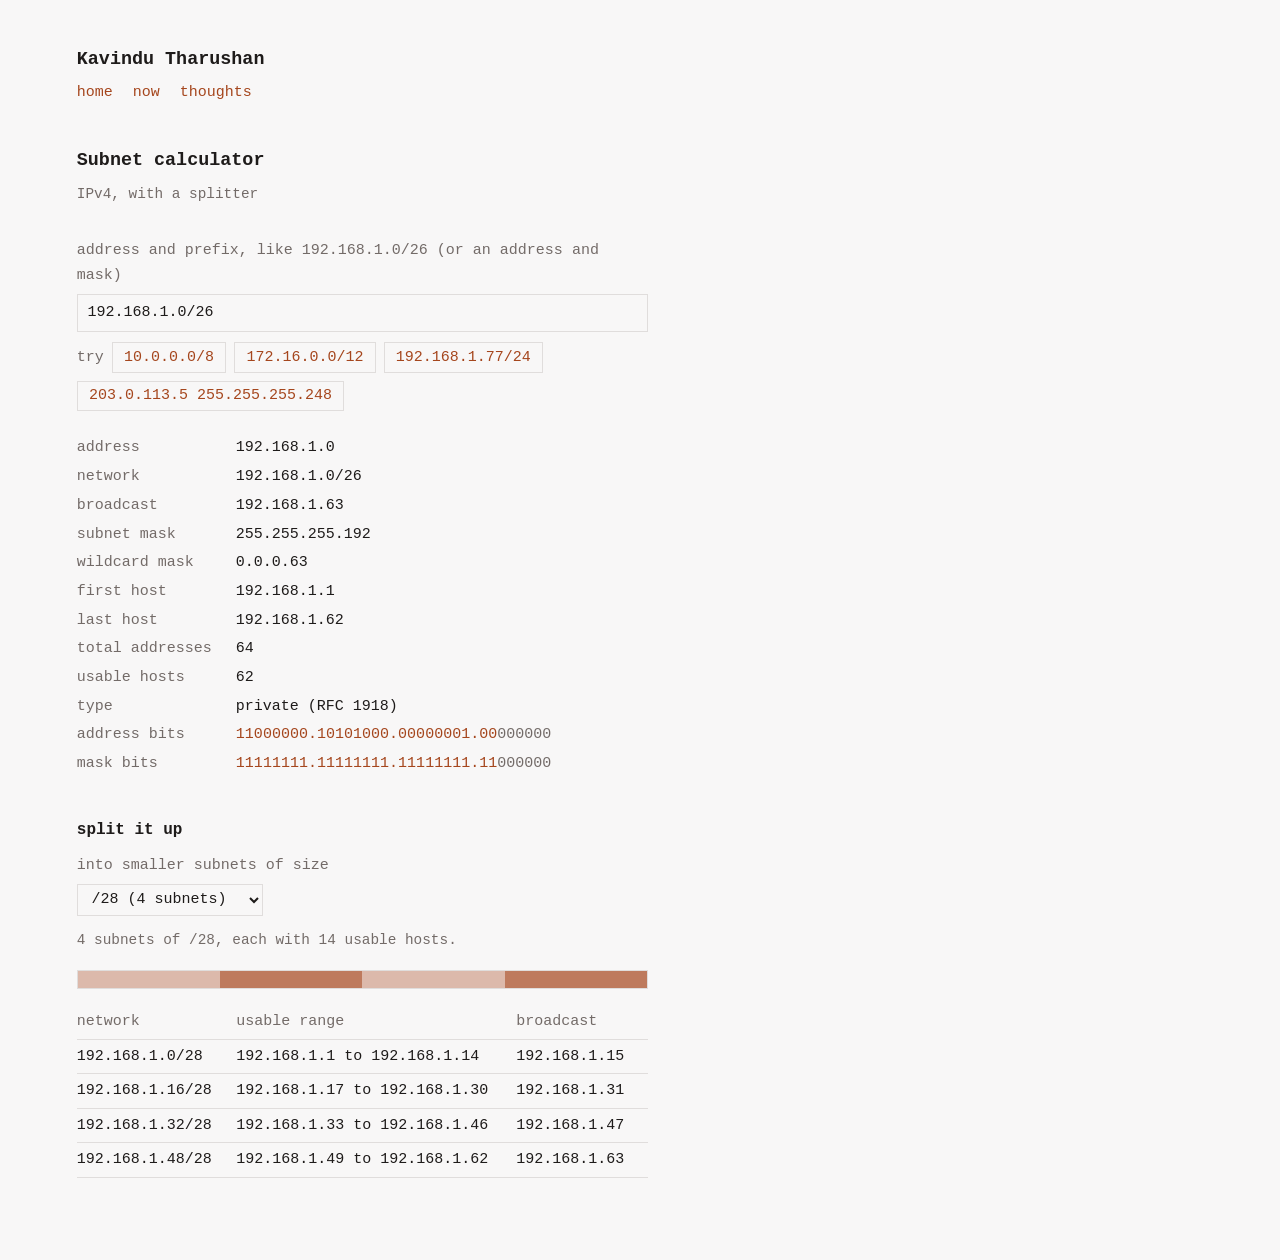
<file: stuff/subnet.html>
<!DOCTYPE html>
<html lang="en">
<head>
    <meta charset="UTF-8">
    <meta name="robots" content="noindex, nofollow">
    <meta name="description" content="IPv4 subnet calculator that runs in your browser.">
    <meta name="viewport" content="width=device-width, initial-scale=1">
    <title>Subnet calculator · Kavindu Tharushan</title>
    <link rel="stylesheet" href="../style.css">
    <link rel="stylesheet" href="../tools.css">
    <script src="../script.js"></script>
</head>
<body>
    <header>
        <h1><a href="../index.html">Kavindu Tharushan</a></h1>
        <nav aria-label="Main">
            <ul>
                <li><a href="../index.html">home</a></li>
                <li><a href="../now.html">now</a></li>
                <li><a href="../thoughts.html">thoughts</a></li>
            </ul>
        </nav>
    </header>

    <main>
        <h2 class="post-title">Subnet calculator</h2>
        <p class="meta">IPv4, with a splitter</p>

        <label class="tool-label" for="cidr">address and prefix, like 192.168.1.0/26 (or an address and mask)</label>
        <input type="text" id="cidr" value="192.168.1.0/26" autocomplete="off" spellcheck="false">
        <div class="examples" id="examples">
            <span>try</span>
            <button type="button">10.0.0.0/8</button>
            <button type="button">172.16.0.0/12</button>
            <button type="button">192.168.1.77/24</button>
            <button type="button">203.0.113.5 255.255.255.248</button>
        </div>

        <p class="err" id="err" role="alert"></p>
        <dl class="kv" id="result"></dl>

        <section id="split" hidden>
            <h2>split it up</h2>
            <label class="tool-label" for="splitTo">into smaller subnets of size</label>
            <select id="splitTo"></select>
            <p class="small" id="splitInfo" style="margin-top:.75rem"></p>
            <div class="seg-bar" id="bar" hidden></div>
            <div class="table-wrap"><table id="table"></table></div>
            <p class="small" id="more"></p>
        </section>
    </main>

    <footer>
        <p id="lastVisit"></p>
    </footer>

    <script>
    (function () {
        var $ = function (id) { return document.getElementById(id); };
        var input = $("cidr"), errEl = $("err"), result = $("result");
        var splitSec = $("split"), splitSel = $("splitTo");
        var cur = null;

        function parseIP(s) {
            var m = /^(\d{1,3})\.(\d{1,3})\.(\d{1,3})\.(\d{1,3})$/.exec(s);
            if (!m) return null;
            var n = 0;
            for (var i = 1; i <= 4; i++) { if (+m[i] > 255) return null; n = n * 256 + +m[i]; }
            return n;
        }
        function toStr(n) { return [n >>> 24, (n >>> 16) & 255, (n >>> 8) & 255, n & 255].join("."); }
        function maskOf(p) { return p === 0 ? 0 : (0xFFFFFFFF << (32 - p)) >>> 0; }

        function parse(s) {
            var m = /^(\S+?)\s*\/\s*(\d{1,2})$/.exec(s), ip, p;
            if (m) {
                ip = parseIP(m[1]); p = +m[2];
                if (p > 32) return null;
            } else {
                m = /^(\d+\.\d+\.\d+\.\d+)\s+(\d+\.\d+\.\d+\.\d+)$/.exec(s);
                if (!m) return null;
                ip = parseIP(m[1]);
                var mk = parseIP(m[2]);
                if (mk === null) return null;
                p = -1;
                for (var i = 0; i <= 32; i++) if (maskOf(i) === mk) { p = i; break; }
                if (p < 0) return null;
            }
            return ip === null ? null : { ip: ip, p: p };
        }

        var KINDS = [
            ["0.0.0.0", 8, "\"this\" network"], ["10.0.0.0", 8, "private (RFC 1918)"],
            ["100.64.0.0", 10, "shared address space (carrier-grade NAT)"], ["127.0.0.0", 8, "loopback"],
            ["169.254.0.0", 16, "link-local"], ["172.16.0.0", 12, "private (RFC 1918)"],
            ["192.0.2.0", 24, "documentation"], ["192.168.0.0", 16, "private (RFC 1918)"],
            ["198.51.100.0", 24, "documentation"], ["203.0.113.0", 24, "documentation"],
            ["224.0.0.0", 4, "multicast"], ["240.0.0.0", 4, "reserved"]
        ];
        function kind(n) {
            for (var i = 0; i < KINDS.length; i++)
                if (((n & maskOf(KINDS[i][1])) >>> 0) === parseIP(KINDS[i][0])) return KINDS[i][2];
            return "public";
        }

        function bits(n, p) {
            var wrap = document.createElement("span");
            wrap.className = "bits";
            for (var i = 0; i < 32; i++) {
                var s = document.createElement("span");
                s.className = i < p ? "net" : "host";
                s.textContent = ((n >>> (31 - i)) & 1) + (i % 8 === 7 && i < 31 ? "." : "");
                wrap.appendChild(s);
            }
            return wrap;
        }

        function add(label, val) {
            var dt = document.createElement("dt"), dd = document.createElement("dd");
            dt.textContent = label;
            if (typeof val === "string") dd.textContent = val; else dd.appendChild(val);
            result.appendChild(dt); result.appendChild(dd);
        }

        function usable(p) { return p >= 32 ? 1 : p === 31 ? 2 : Math.pow(2, 32 - p) - 2; }
        function range(net, p) {
            var size = Math.pow(2, 32 - p);
            if (p >= 32) return [net, net, null];
            if (p === 31) return [net, net + 1, null];
            return [net + 1, net + size - 2, net + size - 1];
        }

        function compute() {
            var r = parse(input.value.trim());
            result.textContent = "";
            if (!r) {
                cur = null; splitSec.hidden = true;
                errEl.textContent = input.value.trim()
                    ? "That doesn't look right. Use an address and prefix like 10.0.0.0/8, or an address and a mask like 192.168.1.0 255.255.255.0."
                    : "";
                return;
            }
            errEl.textContent = "";
            var p = r.p, mask = maskOf(p), net = (r.ip & mask) >>> 0;
            var wild = (~mask) >>> 0, last = (net | wild) >>> 0, rg = range(net, p);
            cur = { net: net, p: p };

            add("address", toStr(r.ip));
            add("network", toStr(net) + "/" + p);
            add("broadcast", rg[2] === null ? "n/a" : toStr(last));
            add("subnet mask", toStr(mask));
            add("wildcard mask", toStr(wild));
            add("first host", toStr(rg[0]));
            add("last host", toStr(rg[1]));
            add("total addresses", Math.pow(2, 32 - p).toLocaleString());
            add("usable hosts", usable(p).toLocaleString() + (p === 31 ? " (point-to-point, RFC 3021)" : p === 32 ? " (single host)" : ""));
            add("type", kind(net));
            add("address bits", bits(r.ip, p));
            add("mask bits", bits(mask, p));
            buildSplit();
        }

        function buildSplit() {
            var p = cur.p;
            if (p >= 32) { splitSec.hidden = true; return; }
            var prev = +splitSel.value, hi = Math.min(32, p + 10);
            splitSel.textContent = "";
            for (var n = p + 1; n <= hi; n++) {
                var o = document.createElement("option");
                o.value = n;
                o.textContent = "/" + n + " (" + Math.pow(2, n - p).toLocaleString() + " subnets)";
                splitSel.appendChild(o);
            }
            var pick = prev > p && prev <= hi ? prev : Math.min(p + 2, hi);
            splitSel.value = pick;
            splitSec.hidden = false;
            renderSplit();
        }

        function cell(tr, text, tag) {
            var c = document.createElement(tag || "td");
            c.textContent = text; tr.appendChild(c);
        }

        function renderSplit() {
            if (!cur) return;
            var N = +splitSel.value, p = cur.p, count = Math.pow(2, N - p), size = Math.pow(2, 32 - N);
            $("splitInfo").textContent = count.toLocaleString() + " subnets of /" + N + ", each with " +
                usable(N).toLocaleString() + " usable host" + (usable(N) === 1 ? "" : "s") + ".";

            var bar = $("bar");
            bar.textContent = "";
            bar.hidden = count > 128;
            if (count <= 128) {
                for (var i = 0; i < count; i++) {
                    var d = document.createElement("div");
                    d.title = toStr(cur.net + i * size) + "/" + N;
                    bar.appendChild(d);
                }
            }

            var table = $("table");
            table.textContent = "";
            var head = document.createElement("tr");
            ["network", "usable range", "broadcast"].forEach(function (h) { cell(head, h, "th"); });
            table.appendChild(head);
            var shown = Math.min(count, 64);
            for (var j = 0; j < shown; j++) {
                var net = cur.net + j * size, rg = range(net, N), tr = document.createElement("tr");
                cell(tr, toStr(net) + "/" + N);
                cell(tr, rg[0] === rg[1] ? toStr(rg[0]) : toStr(rg[0]) + " to " + toStr(rg[1]));
                cell(tr, rg[2] === null ? "n/a" : toStr(rg[2]));
                table.appendChild(tr);
            }
            $("more").textContent = count > shown ? "Showing the first " + shown + " of " + count.toLocaleString() + "." : "";
        }

        input.addEventListener("input", compute);
        splitSel.addEventListener("change", renderSplit);
        $("examples").addEventListener("click", function (e) {
            if (e.target.tagName === "BUTTON") { input.value = e.target.textContent; compute(); }
        });
        compute();
    })();
    </script>
</body>
</html>
</file>
<file: style.css>
:root {
    --bg: #f8f7f7;
    --fg: #1e1b1a;
    --muted: #736b68;
    --rule: #e0dddc;
    --link: #a5461d;
    --select: rgba(168, 70, 26, .22);
    color-scheme: light;
}

@media (prefers-color-scheme: dark) {
    :root {
        --bg: #201e1d;
        --fg: #e2e0df;
        --muted: #918a88;
        --rule: #383533;
        --link: #e98b63;
        --select: rgba(232, 147, 90, .25);
        color-scheme: dark;
    }
}

* { box-sizing: border-box; margin: 0; padding: 0; }

html { background: var(--bg); }

body {
    font-family: "Adwaita Mono", ui-monospace, "SF Mono", "JetBrains Mono", Menlo, Consolas, monospace;
    font-size: 15px;
    line-height: 1.7;
    color: var(--fg);
    background: var(--bg);
    max-width: 42rem;
    margin: 0;
    padding: 3rem 1.5rem 4rem clamp(1.5rem, 6vw, 5rem);
    -webkit-font-smoothing: antialiased;
}

::selection { background: var(--select); color: var(--fg); }

a {
    color: var(--link);
    text-decoration: none;
}
a:hover { text-decoration: underline; text-underline-offset: 3px; }
a:focus-visible { outline: 2px solid var(--link); outline-offset: 3px; }

header { margin-bottom: 2.5rem; }

h1 {
    font-size: 1.15rem;
    font-weight: 700;
    line-height: 1.3;
    margin-bottom: .5rem;
}
h1 a { color: var(--fg); }
h1 a:hover { text-decoration: none; }

nav ul {
    list-style: none;
    display: flex;
    gap: 1.25rem;
}
nav a[aria-current="page"] { color: var(--fg); }

h2 {
    font-size: 1rem;
    font-weight: 700;
    margin: 2.5rem 0 .6rem;
}

p { margin-bottom: 1.1rem; }
.intro { color: var(--muted); }

.list { list-style: none; }
.list li {
    display: grid;
    grid-template-columns: 6.5rem minmax(0, 1fr);
    column-gap: 1rem;
}
.list time {
    color: var(--muted);
    font-variant-numeric: tabular-nums;
}
.list .summary {
    grid-column: 2;
    color: var(--muted);
    font-size: .9rem;
    margin-bottom: .5rem;
}

.plain { list-style: none; }

footer {
    margin-top: 3.5rem;
    color: var(--muted);
    font-size: .85rem;
    display: flex;
    align-items: center;
    gap: 1rem;
}
footer p { margin: 0; }
#lastVisit:empty { display: none; }
footer:not(:has(#lastVisit:not(:empty))) { display: none; }

@media (max-width: 480px) {
    body { font-size: 14.5px; padding-top: 2rem; }
    .list li { grid-template-columns: 1fr; }
    .list .summary { grid-column: 1; }
    .list time { font-size: .85rem; }
}

.note {
    margin-top: 2.5rem;
    color: var(--muted);
    font-size: .9rem;
}

.post-title { font-size: 1.15rem; margin: 0 0 .3rem; }
.meta { color: var(--muted); font-size: .9rem; margin-bottom: 2rem; }

.bullets { padding-left: 1.4rem; }
.bullets li { margin-bottom: .15rem; }
.bullets a { text-decoration: underline; text-underline-offset: 3px; text-decoration-thickness: 1px; }

h3 { font-size: .95rem; font-weight: 700; margin: 1.4rem 0 .4rem; }
h2 + h3 { margin-top: .4rem; }
</file>
<file: tools.css>
/* shared styles for the tool pages (subnet, encode, entropy) */
.tool-label { display: block; color: var(--muted); margin-bottom: .3rem; }
input[type="text"], input[type="password"], textarea, select {
    font: inherit; color: var(--fg); background: var(--bg);
    border: 1px solid var(--rule); padding: .35rem .6rem; border-radius: 0; max-width: 100%;
}
input[type="text"], input[type="password"], textarea { width: 100%; }
textarea { min-height: 7rem; resize: vertical; line-height: 1.5; }
input:focus-visible, textarea:focus-visible, select:focus-visible, button:focus-visible {
    outline: 2px solid var(--link); outline-offset: 3px;
}
input[type="checkbox"], input[type="range"] { accent-color: var(--link); }
button {
    font: inherit; color: var(--link); background: none;
    border: 1px solid var(--rule); padding: .1rem .7rem; cursor: pointer;
}
button:hover:not(:disabled) { border-color: var(--link); }
button:disabled { color: var(--muted); cursor: default; opacity: .6; }

.examples { display: flex; flex-wrap: wrap; gap: .5rem; margin: .6rem 0 1.5rem; align-items: center; color: var(--muted); }
.err { color: var(--link); margin: .75rem 0 1.5rem; }
.err:empty { display: none; }

.kv { display: grid; grid-template-columns: max-content minmax(0, 1fr); gap: .2rem 1.5rem; margin-bottom: 1.5rem; }
.kv dt { color: var(--muted); }
.kv dd { overflow-wrap: anywhere; }
.bits .net { color: var(--link); }
.bits .host { color: var(--muted); }

.table-wrap { overflow-x: auto; margin-bottom: 1rem; }
table { border-collapse: collapse; width: 100%; font-variant-numeric: tabular-nums; }
th, td { text-align: left; padding: .25rem 1.25rem .25rem 0; border-bottom: 1px solid var(--rule); vertical-align: top; white-space: nowrap; }
th { color: var(--muted); font-weight: 400; }

.seg-bar { display: flex; height: 1.2rem; border: 1px solid var(--rule); margin: .75rem 0 1rem; }
.seg-bar div { flex: 1; background: var(--link); opacity: .35; }
.seg-bar div:nth-child(even) { opacity: .7; }

.meter { height: .5rem; border: 1px solid var(--rule); margin: .5rem 0 1.25rem; }
.meter div { height: 100%; width: 0; background: var(--link); transition: width .15s; }
@media (prefers-reduced-motion: reduce) { .meter div { transition: none; } }

.out-row { display: grid; grid-template-columns: 8.5rem minmax(0, 1fr) auto; gap: .25rem 1rem; padding: .55rem 0; border-bottom: 1px solid var(--rule); align-items: start; }
.out-row .name { color: var(--muted); }
.out-row .val { overflow-wrap: anywhere; white-space: pre-wrap; min-height: 1.7em; }
.out-row .val.empty { color: var(--muted); }
.out-row .btns { display: flex; gap: .4rem; }
@media (max-width: 480px) {
    .out-row { grid-template-columns: minmax(0, 1fr) auto; }
    .out-row .name { grid-column: 1 / -1; }
}
.big { font-size: 1.15rem; font-weight: 700; }
.small { font-size: .9rem; color: var(--muted); }
</file>
